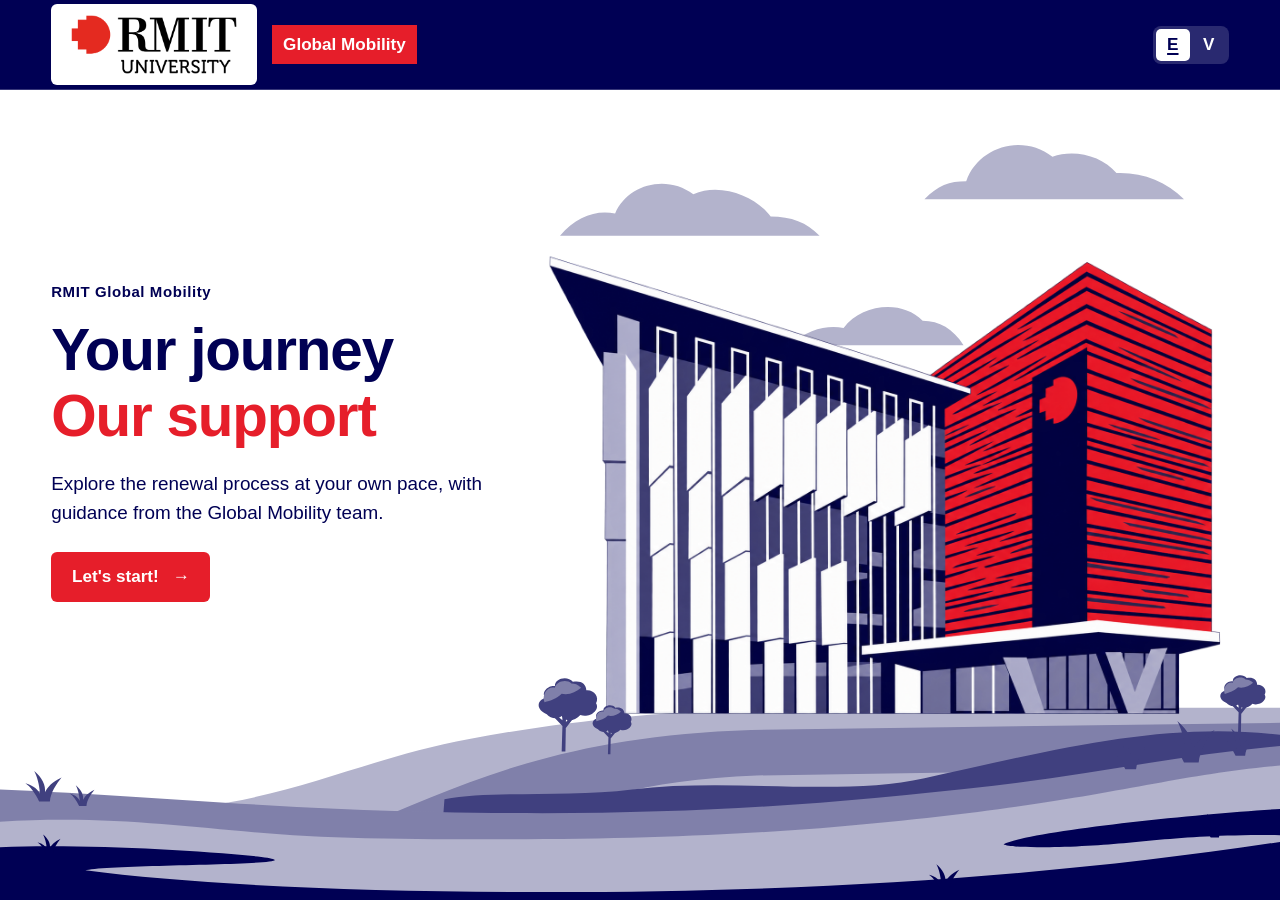
<file: index.html>
<!doctype html>
<html lang="en">
<head>
 <meta charset="utf-8">
 <script src="site-reset.js"></script>
 <meta name="viewport" content="width=device-width,initial-scale=1">
 <title>RMIT Global Mobility</title>
 <link rel="stylesheet" href="renewal.css">
 <link rel="stylesheet" href="site.css">
 <script defer src="translations.js"></script>
 <script defer src="site.js"></script>
 
</head>
<body data-page="home">
<header class="site-header">
 <div class="site-identity"><a class="site-brand" href="index.html" aria-label="RMIT University"><img src="assets/shared/rmit-lockup.png" width="2048" height="721" alt="RMIT University"></a><span class="site-unit">Global Mobility</span></div>
 <nav class="site-nav" data-label="nav"><a href="index.html?services=1" aria-current="page" data-t="home"></a><a href="renewal.html"  data-t="renewal"></a>
 <span class="site-disabled" aria-disabled="true"><span data-t="repatriation"></span> <small data-t="soon"></small></span><a href="contact.html"  data-t="contact"></a></nav>
 <div class="site-language" role="group" data-label="language"><button type="button" data-language="en" aria-label="English">E</button><span aria-hidden="true">|</span><button type="button" data-language="vi" aria-label="Tiếng Việt">V</button></div>
 </header>
<main>
 <section id="campus" class="campus landing">
 <div class="campus-art" aria-hidden="true">
  <img src="assets/homepage/clouds.svg" class="campus-clouds" alt="">
  <img src="assets/homepage/campus-midground.svg" class="campus-midground" alt=""><img src="assets/homepage/campus-architecture.png" class="campus-architecture" alt="" fetchpriority="high">
  <img src="assets/homepage/campus-trees.svg" class="campus-trees" alt="">
  <img src="assets/homepage/campus-ground.svg" class="campus-landscape" alt="">
  <img src="assets/homepage/campus-plants.svg" class="campus-vegetation" alt="">
 </div>
 <div class="landing-copy">
  <p class="landing-kicker">RMIT Global Mobility</p>
  <h1><span data-t="heroFirst">Your journey</span> <span data-t="heroSecond">Our support</span></h1>
  <p class="landing-description" data-t="heroDescription">Explore the renewal process at your own pace, with guidance from the Global Mobility team.</p>
  <button type="button" class="action has-arrow landing-action" id="lets-go"><span data-t="go">Let's start!</span><span class="action-arrow" aria-hidden="true">→</span></button>
 </div>
 </section>
 <section id="services" class="services" hidden>
 <div class="services-inner">
 <div class="service-heading"><h1 data-t="choose"></h1><p data-t="chooseHelp"></p></div>
 <div class="service-grid">
 <a href="renewal.html" class="service-card service-renewal">
  <img class="service-art" src="assets/homepage/service-renewal.svg" alt="" width="320" height="180">
  <div class="service-details"><h2 data-t="renewal"></h2><p data-t="renewalSummary"></p></div>
  <span class="service-cta"><span data-t="exploreRenewal"></span><span class="service-arrow" aria-hidden="true">→</span></span>
 </a>
 <div class="service-card service-disabled" aria-disabled="true">
  <img class="service-art" src="assets/homepage/service-repatriation.svg" alt="" width="320" height="180">
  <div class="service-details"><h2 data-t="repatriation"></h2></div>
  <span class="service-status" data-t="soon"></span>
 </div>
 </div></div></section>
 </main>
</body>
</html>
</file>
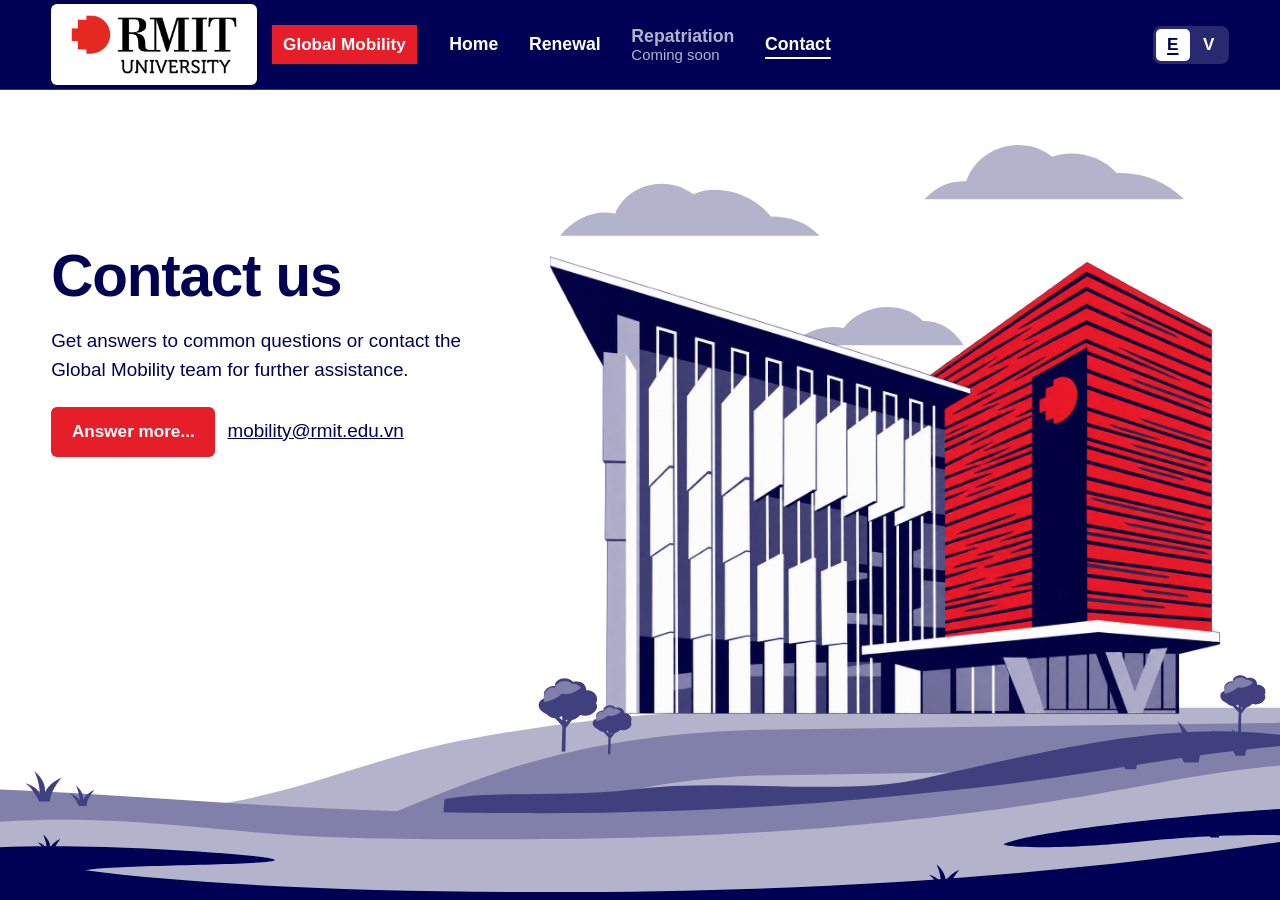
<file: contact.html>
<!doctype html>
<html lang="en">
<head>
 <meta charset="utf-8">
 <script src="site-reset.js"></script>
 <meta name="viewport" content="width=device-width,initial-scale=1">
 <title>RMIT Global Mobility</title>
 <link rel="stylesheet" href="renewal.css">
 <link rel="stylesheet" href="site.css">
 <script defer src="translations.js"></script>
 <script defer src="site.js"></script>
 <script defer src="faq-assistant.js"></script>
 <meta name="rmit-faq-route" content="">
 
</head>
<body data-page="contact">
<header class="site-header">
 <div class="site-identity"><a class="site-brand" href="index.html" aria-label="RMIT University"><img src="assets/shared/rmit-lockup.png" width="2048" height="721" alt="RMIT University"></a><span class="site-unit">Global Mobility</span></div>
 <nav class="site-nav" data-label="nav"><a href="index.html?services=1"  data-t="home"></a><a href="renewal.html"  data-t="renewal"></a>
 <span class="site-disabled" aria-disabled="true"><span data-t="repatriation"></span> <small data-t="soon"></small></span><a href="contact.html" aria-current="page" data-t="contact"></a></nav>
 <div class="site-language" role="group" data-label="language"><button type="button" data-language="en" aria-label="English">E</button><span aria-hidden="true">|</span><button type="button" data-language="vi" aria-label="Tiếng Việt">V</button></div>
 </header>
<main>
 <section class="campus contact-campus"><div class="campus-art" aria-hidden="true"><img src="assets/homepage/clouds.svg" class="campus-clouds" alt="" ><img src="assets/homepage/campus-midground.svg" class="campus-midground" alt=""><img src="assets/homepage/campus-architecture.png" class="campus-architecture" alt="" ><img src="assets/homepage/campus-trees.svg" class="campus-trees" alt="" ><img src="assets/homepage/campus-ground.svg" class="campus-landscape" alt="" ><img src="assets/homepage/campus-plants.svg" class="campus-vegetation" alt="" ></div><div class="contact-copy">
 <h1 data-t="contactUs"></h1><p data-t="contactDescription"></p>
 <button type="button" id="answer" class="action" data-t="answer"></button><a class="contact-email" href="mailto:mobility@rmit.edu.vn">mobility@rmit.edu.vn</a></div></section>
 <dialog id="chat" class="site-dialog chat-dialog" aria-labelledby="chat-title">
 <header><h2 id="chat-title" data-t="assistant"></h2><button type="button" class="dialog-close" data-close data-label="close">×</button></header>
 <div class="chat-log" role="log" aria-live="polite"><p class="chat-note" data-t="faqIntro"></p><p class="chat-typing" data-t="faqTyping" hidden></p></div>
 <div class="chat-suggestions" data-label="faqSuggested" role="group"></div>
 <form class="chat-form" novalidate><textarea rows="2" required maxlength="600" data-label="type" data-placeholder="type" aria-describedby="chat-validation"></textarea><button class="action" data-t="send"></button><p id="chat-validation" class="chat-validation" role="alert" hidden></p></form>
 <footer><button type="button" class="chat-clear text-action" data-clear data-t="faqClear"></button><a href="mailto:mobility@rmit.edu.vn">mobility@rmit.edu.vn</a></footer>
 </dialog>
 </main>
</body>
</html>
</file>
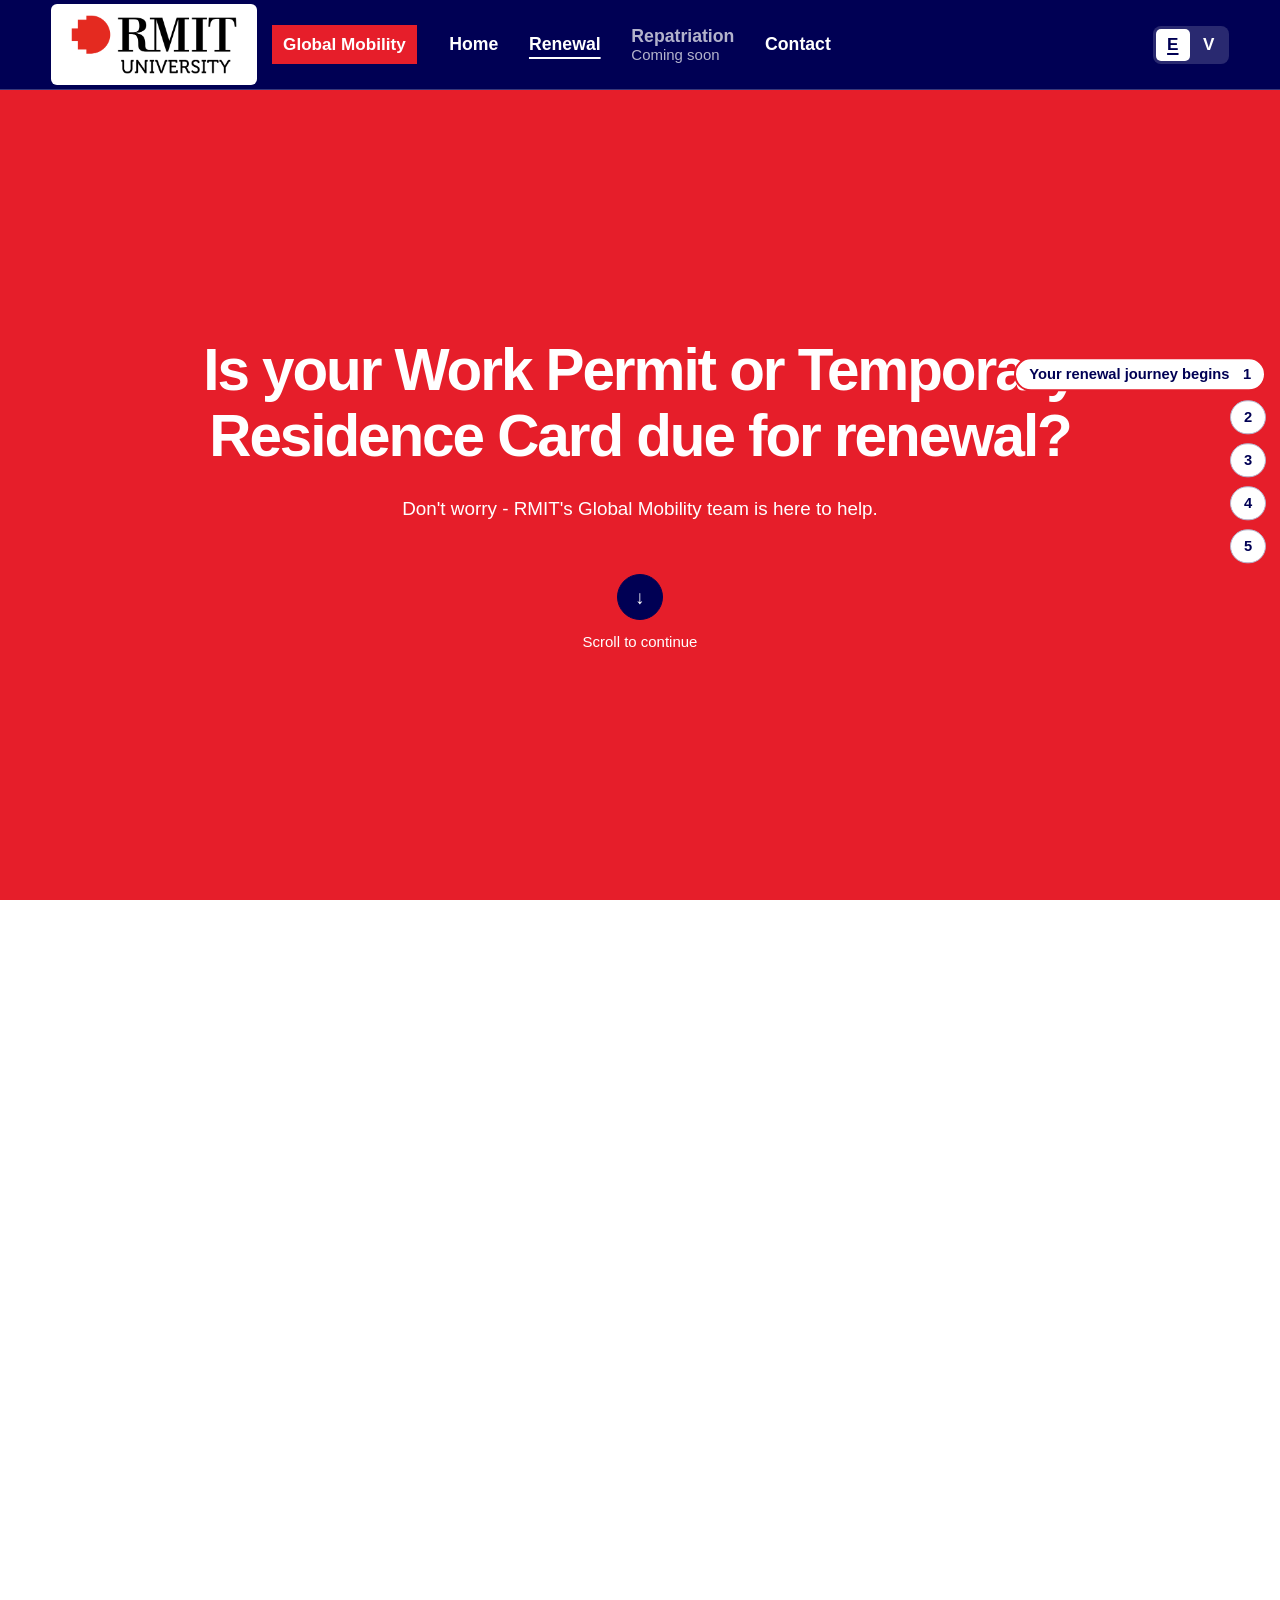
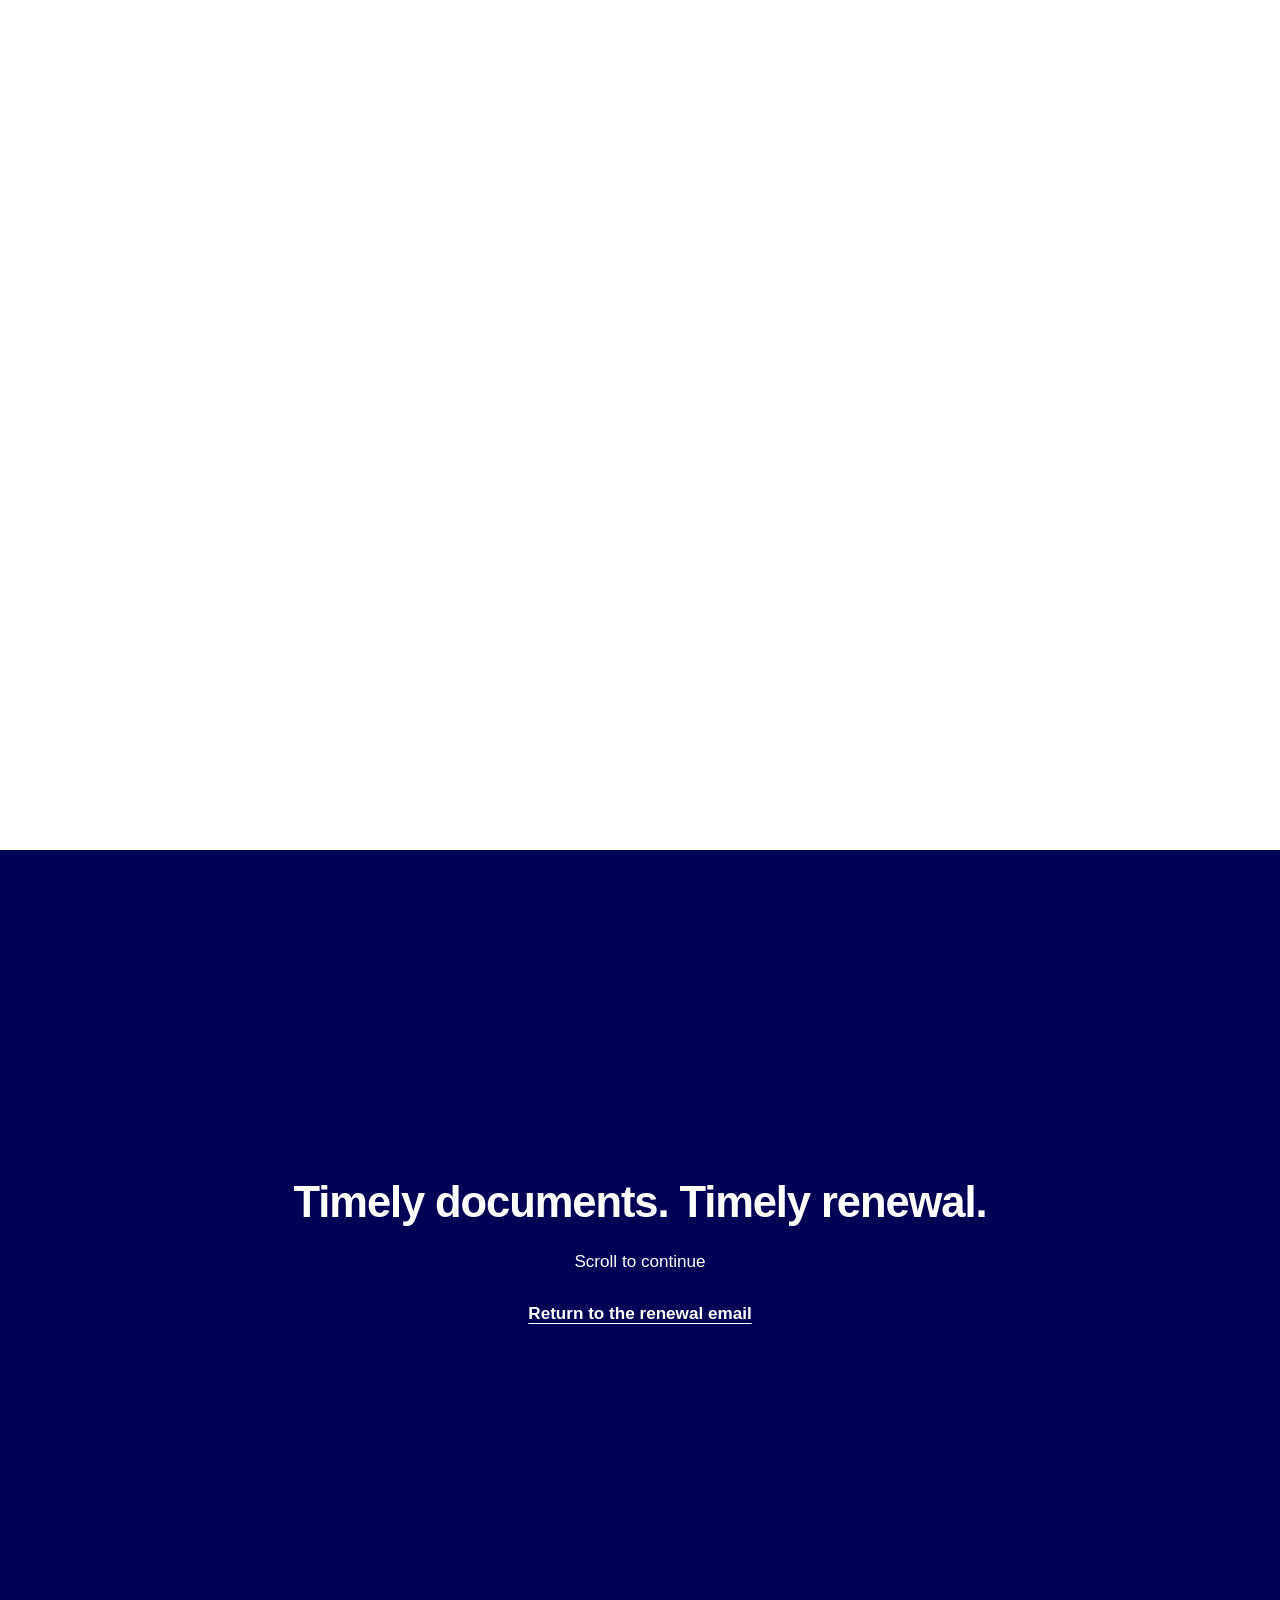
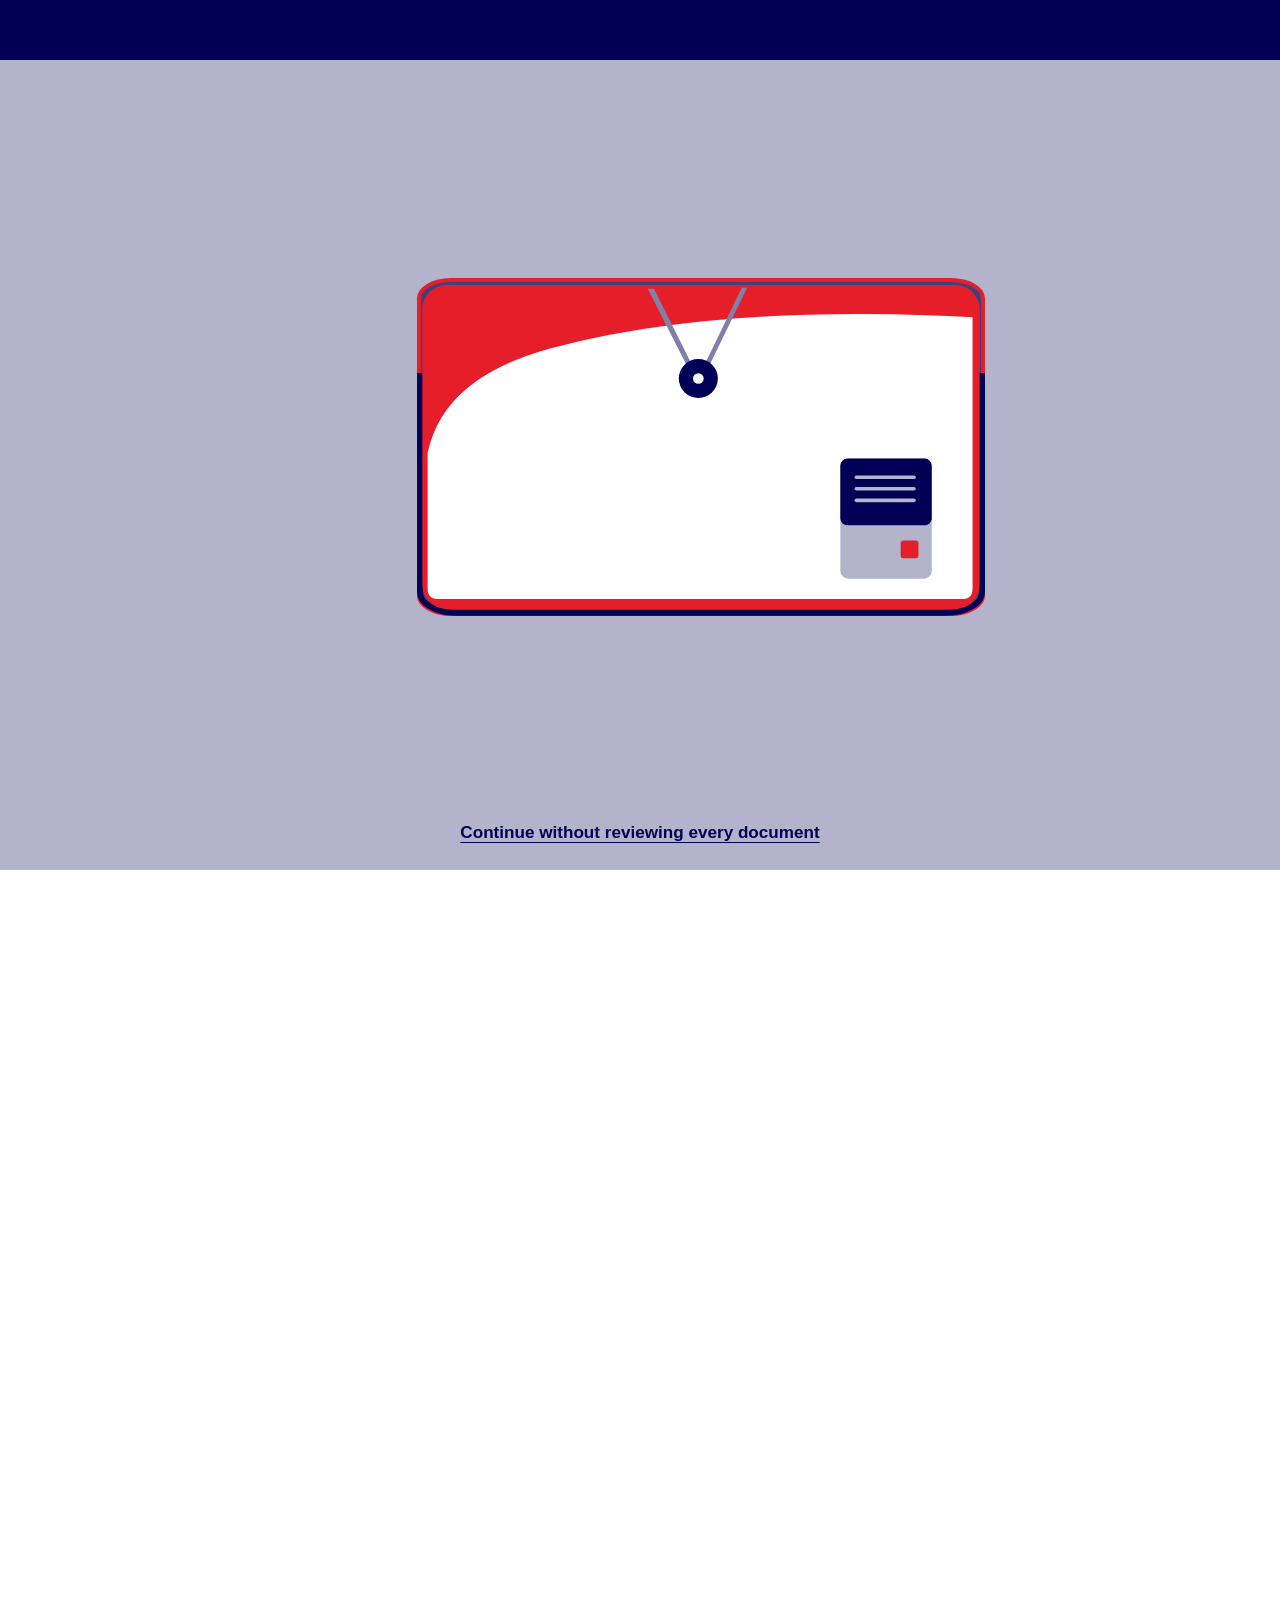
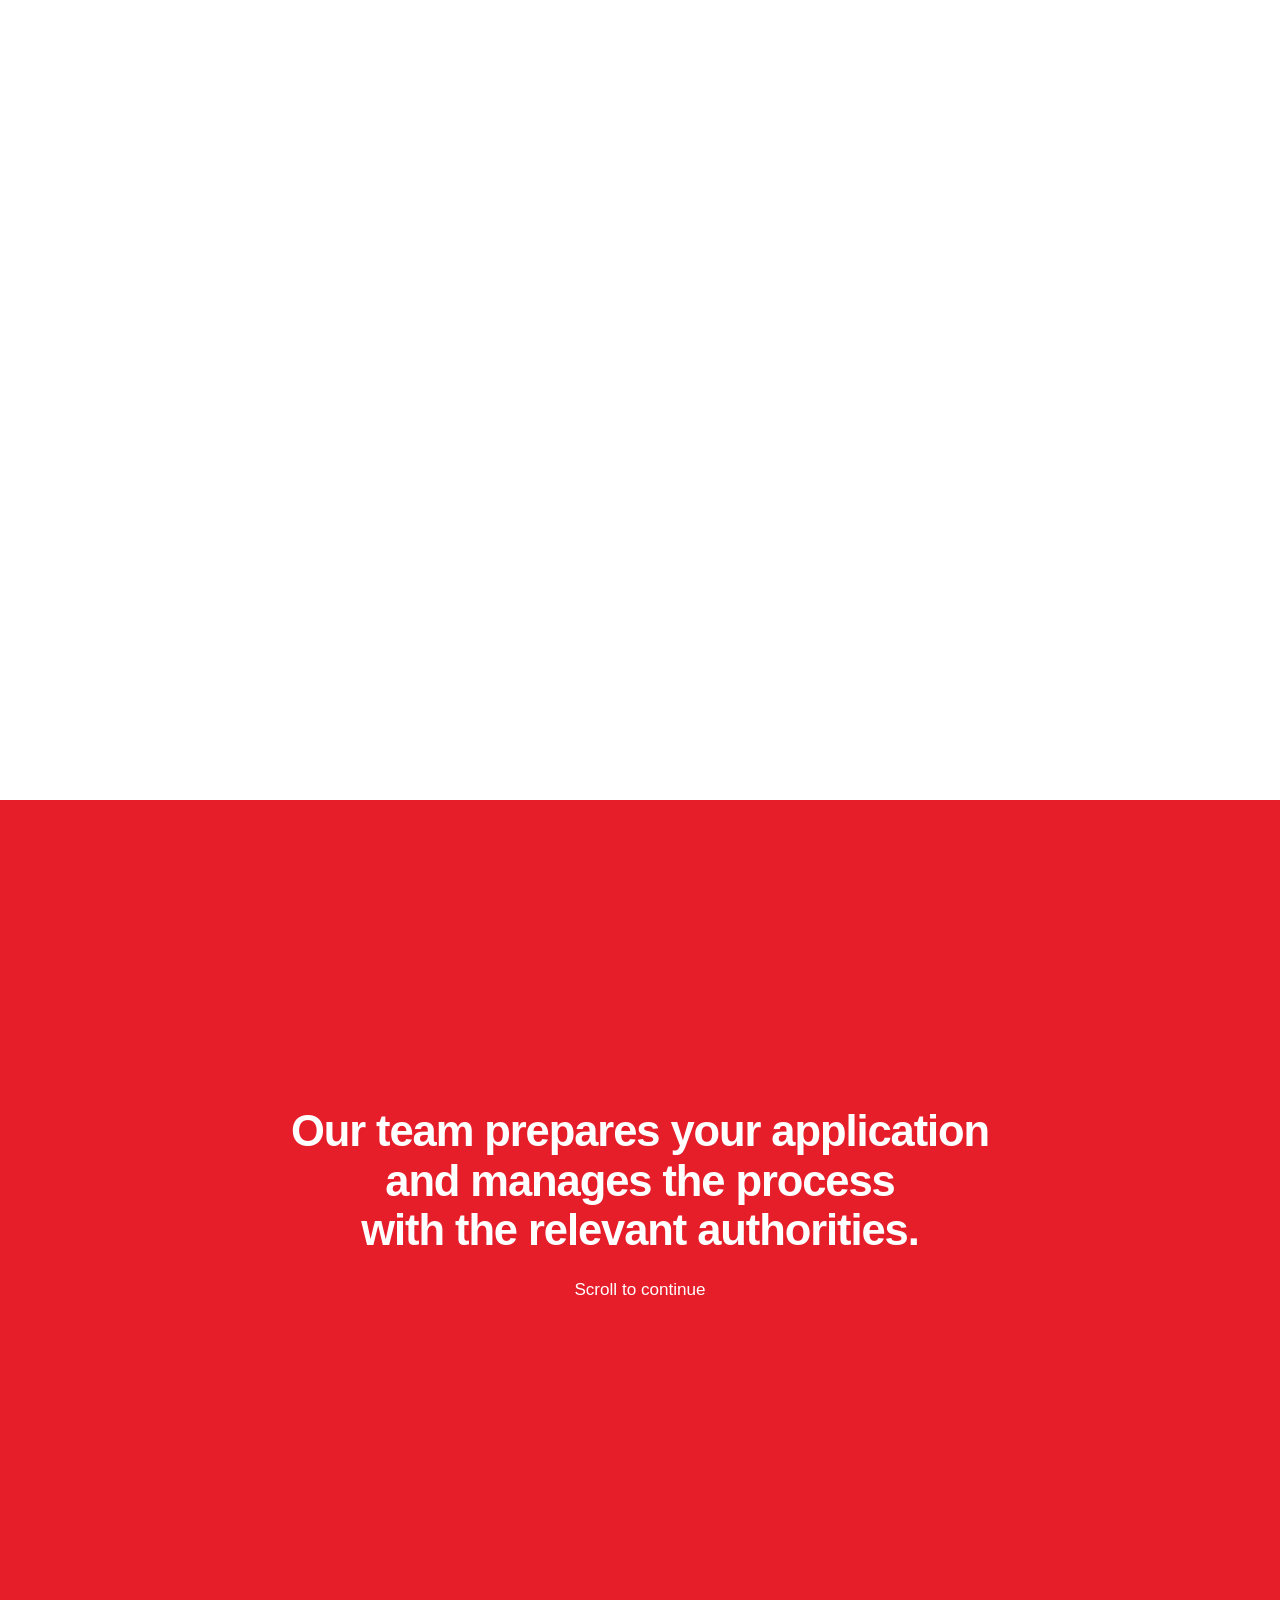
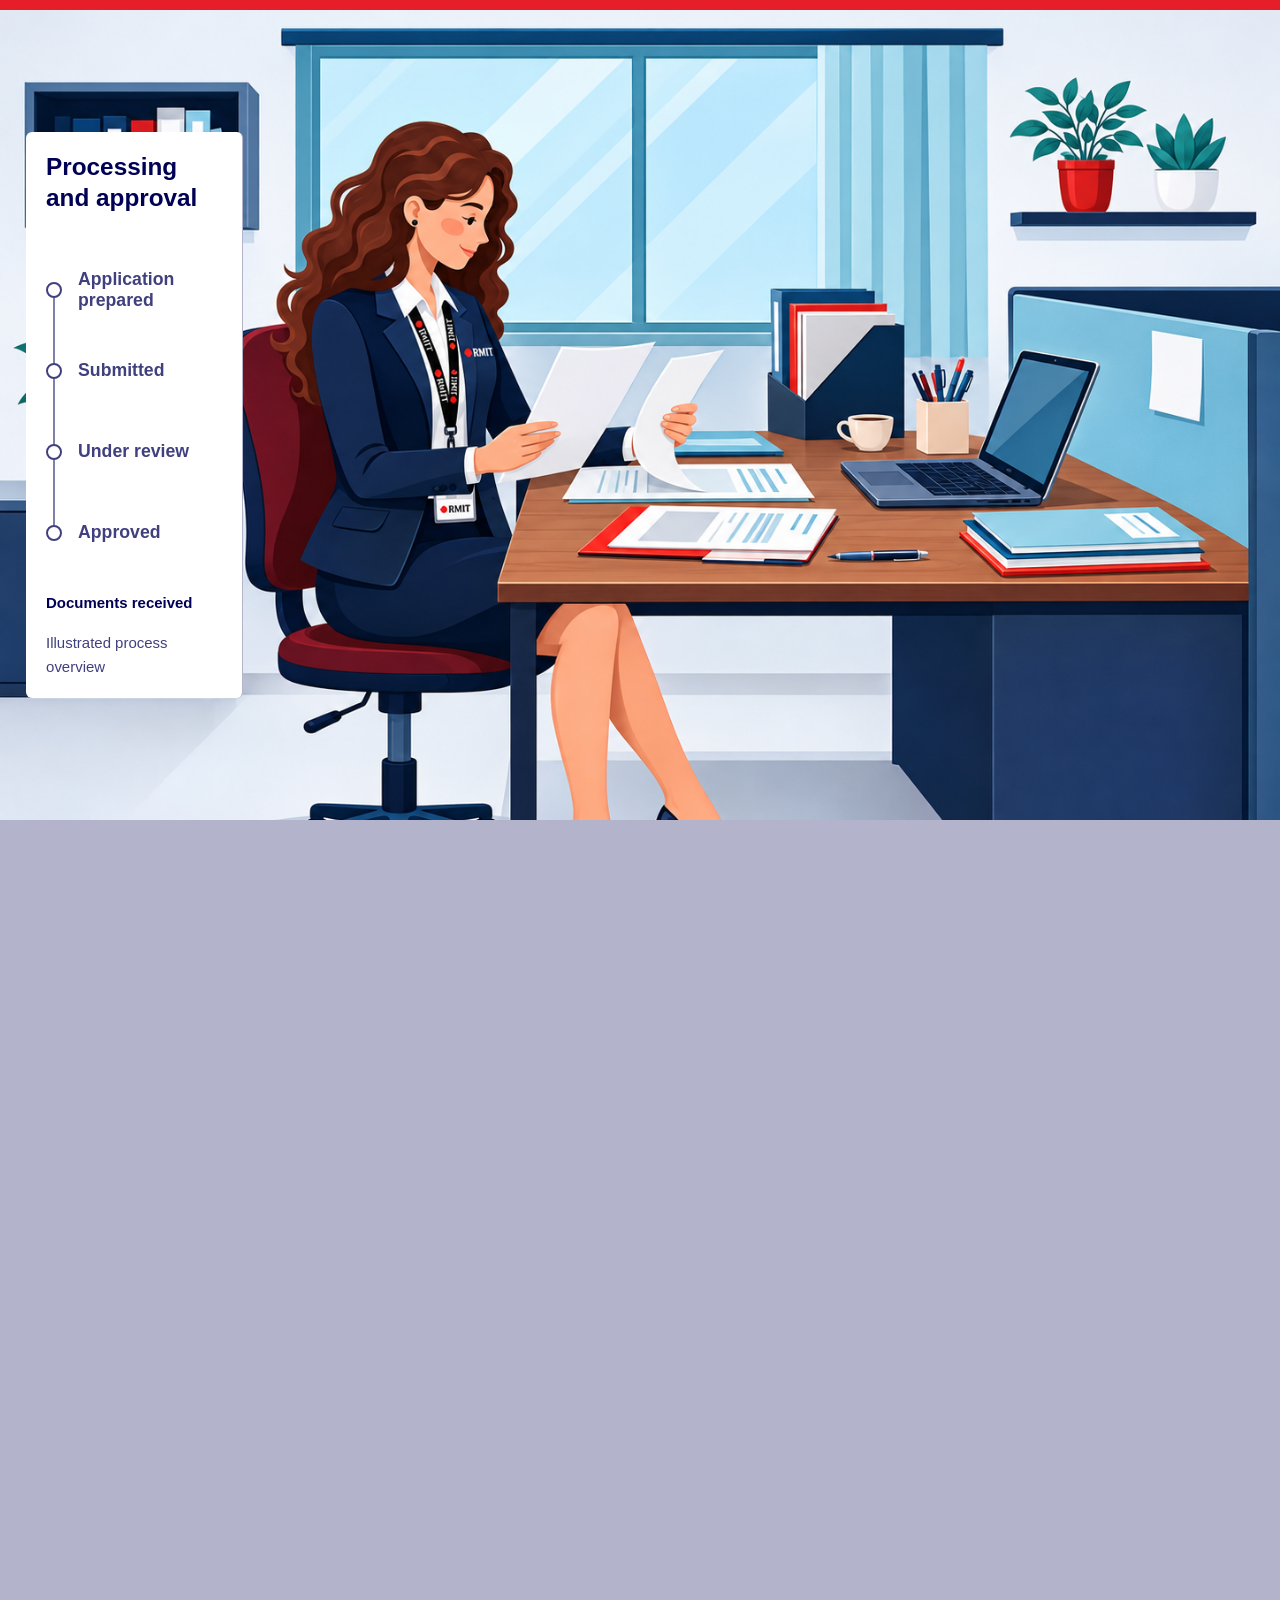
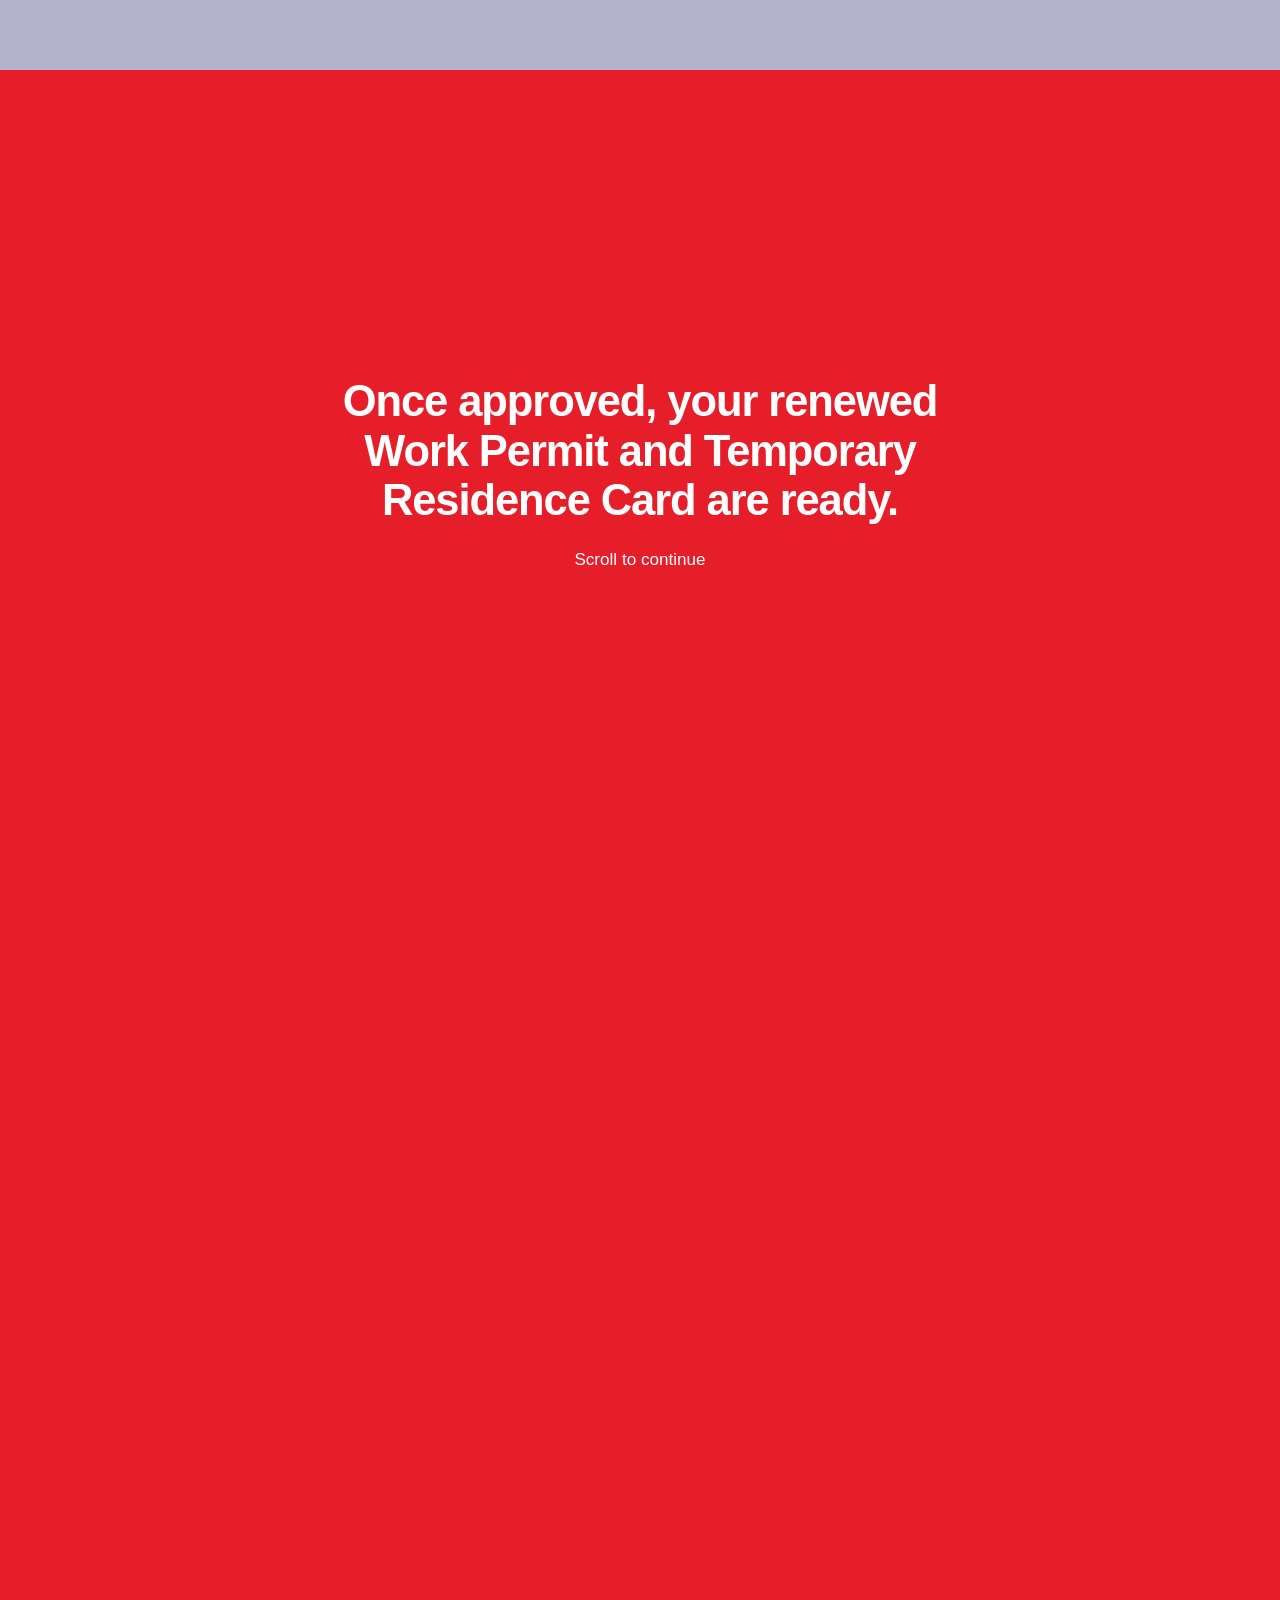
<file: renewal.html>
<!doctype html>
<html lang="en">
<head>
 <meta charset="utf-8">
 <script src="site-reset.js"></script>
 <meta name="viewport" content="width=device-width,initial-scale=1">
 <title>RMIT Global Mobility</title>
 <link rel="stylesheet" href="renewal.css">
 <link rel="stylesheet" href="site.css">
 <script defer src="translations.js"></script>
 <script defer src="site.js"></script>
 <script defer src="renewal.js"></script><script defer src="story.js"></script>
</head>
<body data-page="renewal">
<header class="site-header">
 <div class="site-identity"><a class="site-brand" href="index.html" aria-label="RMIT University"><img src="assets/shared/rmit-lockup.png" width="2048" height="721" alt="RMIT University"></a><span class="site-unit">Global Mobility</span></div>
 <nav class="site-nav" data-label="nav"><a href="index.html?services=1"  data-t="home"></a><a href="renewal.html" aria-current="page" data-t="renewal"></a>
 <span class="site-disabled" aria-disabled="true"><span data-t="repatriation"></span> <small data-t="soon"></small></span><a href="contact.html"  data-t="contact"></a></nav>
 <div class="site-language" role="group" data-label="language"><button type="button" data-language="en" aria-label="English">E</button><span aria-hidden="true">|</span><button type="button" data-language="vi" aria-label="Tiếng Việt">V</button></div>
 </header>
<nav class="section-tracker" data-label="sections"><a href="#section-01" data-label="s1"><span>1</span><b data-t="s1"></b></a><a href="#section-02" data-label="s2"><span>2</span><b data-t="s2"></b></a><a href="#section-03" data-label="s3"><span>3</span><b data-t="s3"></b></a><a href="#section-04" data-label="s4"><span>4</span><b data-t="s4"></b></a><a href="#section-05" data-label="s5"><span>5</span><b data-t="s5"></b></a></nav><main><section id="section-01" class="rv-section rv-start" data-label="s1">
 <div class="rv-pin">
 <div class="rv-office-art"><svg class="rv-art" viewBox="0 0 900 637" aria-hidden="true"><defs><clipPath id="mouse-hand"><path d="M605 560q35-19 69-37l8-13 11-7q4-18 14-30l37-24q7-5 14 0l10 2q5 0 11 7 7 1 9 7l7 4q7 3 4 6-2 4-10 5l8 5q7 3 3 8-4 4-17 4l-9 7q-12 19-44 33l-3 12-15 16-76 51z"/></clipPath></defs><g data-layer="office" ><g data-layer="office-camera" ><image data-layer="office-background" href="assets/section-01/office/room-wide.svg" x="-900" y="-900" width="2700" height="2437"/><image data-layer="windows" href="assets/section-01/office/windows.svg" x="0" y="0" width="900" height="637"/><image data-layer="furniture" href="assets/section-01/office/furniture.svg" x="0" y="0" width="900" height="637"/><image data-layer="desk" href="assets/section-01/office/desk-wide.svg" x="-900" y="-900" width="2700" height="2437"/><g data-layer="computer-group" ><image data-layer="computer" href="assets/section-01/office/computer.svg" x="0" y="0" width="900" height="637"/><image data-layer="screen-interface" href="assets/section-01/office/screen-interface.svg" x="0" y="0" width="900" height="637"/><image data-layer="keyboard" href="assets/section-01/office/keyboard.svg" x="0" y="0" width="900" height="637"/><image data-layer="mouse" href="assets/section-01/office/mouse.svg" x="0" y="0" width="900" height="637"/><image data-layer="email-icon" href="assets/section-01/office/email-icon.svg" x="0" y="0" width="900" height="637"/></g><g data-layer="employee-group" ><image data-layer="employee" href="assets/section-01/office/employee.svg" x="0" y="0" width="900" height="637"/><image href="assets/section-01/office/hand-reference.png" x="0" y="0" width="900" height="637" clip-path="url(#mouse-hand)"/><image data-layer="arm" href="assets/section-01/office/arm.svg" x="0" y="0" width="900" height="637"/><image data-layer="chair" href="assets/section-01/office/chair.svg" x="0" y="0" width="900" height="637"/></g></g></g>
 <g data-layer="email-travel" ><image data-layer="envelope-back" href="assets/section-01/envelope/envelope-back.svg" x="0" y="0" width="440" height="280"/><image data-layer="envelope-front" href="assets/section-01/envelope/envelope-front.svg" x="0" y="0" width="440" height="280"/><image data-layer="envelope-flap" href="assets/section-01/envelope/envelope-flap.svg" x="0" y="0" width="440" height="280"/></g></svg><button class="rv-monitor-email" type="button" data-label="openEmail" aria-controls="renewal-calendar" hidden><span data-t="open"></span></button></div>
 <div class="rv-intro">
 <h1 data-t="startQ"></h1>
 <p data-t="startA"></p>
 <button class="rv-scroll" type="button" data-label="scrollEmail">↓</button><small data-t="scroll"></small>
 </div>
 <div class="rv-envelope-area" hidden>
 <div class="rv-envelope">
 <img class="rv-back" src="assets/section-01/envelope/envelope-back.svg" alt="">
 <div class="rv-calendar" id="renewal-calendar" role="group" data-label="calendar" tabindex="-1" hidden>
 <svg viewBox="0 0 620 452" aria-hidden="true"><image data-layer="calendar" href="assets/section-01/calendar/calendar.svg" x="0" y="0" width="620" height="452"/><image data-layer="month-heading" href="assets/section-01/calendar/month-heading.svg" data-en-href="assets/section-01/calendar/month-heading.svg" data-vi-href="assets/section-01/calendar/month-heading-vi.svg" x="0" y="0" width="620" height="452"/><image data-layer="calendar-grid" href="assets/section-01/calendar/calendar-grid.svg" data-en-href="assets/section-01/calendar/calendar-grid.svg" data-vi-href="assets/section-01/calendar/calendar-grid-vi.svg" x="0" y="0" width="620" height="452"/><image data-layer="date-numbers" href="assets/section-01/calendar/date-numbers.svg" x="0" y="0" width="620" height="452"/><g data-layer="renewal-mark" ><image data-layer="date-highlight" href="assets/section-01/calendar/date-highlight.svg" x="0" y="0" width="620" height="452"/><image data-layer="date-label" href="assets/section-01/calendar/date-label.svg" data-en-href="assets/section-01/calendar/date-label.svg" data-vi-href="assets/section-01/calendar/date-label-vi.svg" x="0" y="0" width="620" height="452"/></g></svg>
 <p data-t="calendarCaption"></p><small data-t="scroll"></small></div>
 <img class="rv-pocket" src="assets/section-01/envelope/envelope-front.svg" alt="">
 <img class="rv-flap" src="assets/section-01/envelope/envelope-flap.svg" alt="">
 <span class="rv-sender" aria-hidden="true" data-t="sender"></span>
 <button class="rv-open" type="button" data-label="openEmail" aria-controls="renewal-calendar" aria-expanded="false"><span data-t="open"></span></button>
 </div>
 <button class="rv-text-alternative" type="button" aria-controls="renewal-calendar" data-t="textDate"></button>
 <p class="rv-date-text" hidden tabindex="-1" data-t="date"></p>
 </div>
 </div>
 <noscript><p class="rv-static-date">Renewal date example: Thursday, November 12, 2026.</p></noscript>
 </section><section id="section-02" data-label="s2">
 <header class="story-opening"><h2 data-t="documentsIntro"></h2><p data-t="scroll"></p><button type="button" id="revisit-email" class="text-action" data-t="revisit"></button></header>
 <div class="folder-track"><div class="new-pin folder-scene">
  <aside class="checklist"><h3 data-t="reviewed"></h3><progress max="7" value="0" data-label="reviewed"></progress> <p class="checklist-count"><span data-t="reviewedCount"></span> <output id="reviewed-count">0 / 7</output></p>
   <ol><li data-item="passport"><button type="button" data-doc="passport" data-t="passport"></button></li><li data-item="trc"><button type="button" data-doc="trc" data-t="trc"></button></li><li data-item="photo"><button type="button" data-doc="photo" data-t="photo"></button></li><li data-item="health"><button type="button" data-doc="health" data-t="health"></button></li><li data-item="address"><button type="button" data-doc="address" data-t="address"></button></li><li data-item="police"><button type="button" data-doc="police" data-t="police"></button></li><li data-item="family"><button type="button" data-doc="family" data-t="family"></button></li></ol>
   <p data-t="viewFolders"></p>
  </aside>
  <div class="organizer" role="group" data-label="organizer">
   <div class="organizer-back"></div><div class="organizer-side"></div>
   <div class="folder-tabs"><button type="button" data-doc="passport" data-label="passport" style="--tab:0"><span>1</span><span data-t="passport"></span></button><button type="button" data-doc="trc" data-label="trc" style="--tab:1"><span>2</span><span data-t="trc"></span></button><button type="button" data-doc="photo" data-label="photo" style="--tab:2"><span>3</span><span data-t="photo"></span></button><button type="button" data-doc="health" data-label="health" style="--tab:3"><span>4</span><span data-t="health"></span></button><button type="button" data-doc="address" data-label="address" style="--tab:4"><span>5</span><span data-t="address"></span></button><button type="button" data-doc="police" data-label="police" style="--tab:5"><span>6</span><span data-t="police"></span></button><button type="button" data-doc="family" data-label="family" style="--tab:6"><span>7</span><span data-t="family"></span></button></div>
   <img src="assets/section-02/folder-cover.svg" class="folder-cover" alt="" ><img src="assets/section-02/folder-fastener.svg" class="folder-fastener" alt="" >
  </div>
  <div class="handover hand-left" aria-hidden="true"><img src="assets/section-02/left-handover-original.png" alt=""></div>
  <div class="handover hand-right" aria-hidden="true"><img src="assets/section-02/right-handover-original.png" alt=""></div>
  <div class="folder-actions"><button type="button" id="skip-documents" class="text-action" data-t="skip"></button><button type="button" id="reopen-documents" class="text-action" hidden data-t="reopen"></button><p data-t="scroll" id="folder-continue" hidden></p></div>
 </div></div>
 <dialog id="document-dialog" class="site-dialog" aria-labelledby="document-title">
  <button type="button" class="dialog-close" data-close data-label="close">×</button><div class="document-dialog-inner"><p class="eyebrow" data-t="sampleNotice"></p><h2 id="document-title"></h2>
  <div id="document-preview"></div><p id="document-description"></p><p class="dialog-tip" data-t="outside"></p></div>
 </dialog></section><section id="section-03" data-label="s3"><header class="story-opening"><h2 data-t="processingIntro"></h2><p data-t="scroll"></p></header><section id="section-03-engine" class="rv-section rv-process" aria-labelledby="rv-process-heading">
 <div class="rv-pin">
 <aside class="rv-tracker">
 <h2 id="rv-process-heading" data-t="s3"></h2>
 <ol data-label="stages"><li><span data-t="prepared"></span></li><li><span data-t="submitted"></span></li><li><span data-t="underReview"></span></li><li><span data-t="approved"></span></li></ol>
 <p class="rv-reception" data-t="received"></p>
 <p data-t="illustratedProcess"></p>
 </aside>
 <div class="rv-scenes"><img class="rv-office-full" data-layer="received" src="assets/section-03/documents-received/office-review-refined.png" alt="">
 <svg class="rv-art" viewBox="0 0 870 625" aria-hidden="true">
 <g data-layer="prepared" opacity="0"><image data-layer="background-shape" href="assets/section-03/application-prepared/background-shape.svg" x="0" y="0" width="870" height="625"/><image data-layer="left-document" href="assets/section-03/application-prepared/left-document.svg" x="0" y="0" width="870" height="625"/><image data-layer="right-document" href="assets/section-03/application-prepared/right-document.svg" x="0" y="0" width="870" height="625"/><image data-layer="laptop" href="assets/section-03/application-prepared/laptop.svg" x="0" y="0" width="870" height="625"/><image data-layer="keyboard" href="assets/section-03/application-prepared/keyboard.svg" x="0" y="0" width="870" height="625"/><image data-layer="main-document" href="assets/section-03/application-prepared/main-document.svg" x="0" y="0" width="870" height="625"/><g data-layer="left-entry" ><image data-layer="left-hand" href="assets/section-03/application-prepared/left-hand.svg" x="0" y="0" width="870" height="625"/><image data-layer="left-fingers" href="assets/section-03/application-prepared/left-fingers.svg" x="0" y="0" width="870" height="625"/></g><g data-layer="right-entry" ><image data-layer="right-hand" href="assets/section-03/application-prepared/right-hand.svg" x="0" y="0" width="870" height="625"/><image data-layer="right-fingers" href="assets/section-03/application-prepared/right-fingers.svg" x="0" y="0" width="870" height="625"/></g></g>
 <g data-layer="submitted" opacity="0"><g data-layer="clipboard-camera"><image href="assets/section-03/submitted/summitted.png" x="0" y="0" width="870" height="576.375"/></g></g>
 <g data-layer="approval" opacity="0" transform="translate(95.7 68.75) scale(.78)"><image data-layer="in-progress-document" href="assets/section-03/approved/in-progress-document.svg" data-en-href="assets/section-03/approved/in-progress-document.svg" data-vi-href="assets/section-03/approved/in-progress-document-vi.svg" x="0" y="0" width="870" height="625"/><g data-layer="approved-document-group" ><image data-layer="approved-document" href="assets/section-03/approved/approved-document.svg" data-en-href="assets/section-03/approved/approved-document.svg" data-vi-href="assets/section-03/approved/approved-document-vi.svg" x="0" y="0" width="870" height="625"/><image data-layer="approval-stamp" href="assets/section-03/approved/approval-stamp.svg" data-en-href="assets/section-03/approved/approval-stamp.svg" data-vi-href="assets/section-03/approved/approval-stamp-vi.svg" x="0" y="0" width="870" height="625"/></g></g>
 </svg>
 </div>
 </div>
 </section></section><section id="section-04" data-label="s4">
 <header class="story-opening"><h2 data-t="completeIntro"></h2><p data-t="scroll"></p></header>
 <div class="complete-track"><div class="new-pin complete-stage">
  <div class="complete-art">
   <figure class="forms" aria-label="Application forms">
    <img class="form-sheet form-left" src="assets/section-04/trc-form-original.png" data-alt="trcForm" alt="">
    <img class="form-sheet form-right" src="assets/section-04/work-permit-form-original.png" data-alt="wpForm" alt="">
    <img class="form-sheet form-center" src="assets/section-04/visa-form-original.png" data-alt="visaForm" alt="">
   </figure>
  <figure class="receiving" aria-hidden="true">
   <img src="assets/section-04/employee-receiving.png" class="employee-receiving receiving-body" alt="" >
   <img src="assets/section-04/employee-receiving.png" class="employee-receiving receiving-left" alt="" >
   <img src="assets/section-04/employee-receiving.png" class="employee-receiving receiving-right" alt="" >
  </figure>
   <div class="issued-documents" role="group" data-label="renewed">
    <img class="sample-trc issued-trc" src="assets/section-04/trc-original.png" data-alt="trcIssued" alt="">
    <img class="sample-wp" src="assets/section-04/work-permit-original.png" data-alt="wpIssued" alt="">
   </div>

  </div>
 </div></div>
 </section><section id="section-05" data-label="s5">
 <div class="closing-track"><div class="new-pin closing-stage">
 <div class="farewell-art" aria-hidden="true">
  <img src="assets/section-05/office-refined.png" class="corridor" alt="" >
  <div class="farewell-staff farewell-person"><img src="assets/section-05/staff.png" class="farewell-body" alt="" ><img src="assets/section-05/staff.png" class="farewell-hand" alt="" ></div><div class="farewell-employee farewell-person"><img src="assets/section-05/employee.png" class="farewell-body" alt="" ><img src="assets/section-05/employee.png" class="farewell-hand" alt="" ></div>
 </div>
 <div class="closing-logo" aria-label="RMIT University"><img src="assets/shared/rmit-lockup.png" alt=""></div>
 <div class="closing-message"><h2 data-t="closing"></h2><a class="action" href="contact.html" data-t="contact"></a></div>
 </div></div>
 </section></main>
</body>
</html>
</file>
<file: renewal.css>
.rv-preview {
  margin: 0;
  color: var(--rmit-blue, #000054);
  background: var(--rmit-blue-30, #B3B3CC);
  font: var(--weight-regular) var(--type-body)/var(--leading-body) var(--font-body);
}
.rv-header {
  height: 58px;
  box-sizing: border-box;
  padding: 0 clamp(16px, 4vw, 64px);
  display: flex;
  align-items: center;
  justify-content: space-between;
  background: white;
  color: var(--rmit-blue, #000054);
}
.rv-header strong { color: var(--rmit-red, #E61E2A); font-size: 1.2em; margin-right: .45em; }
.rv-header a { color: inherit; font-weight: var(--weight-bold); text-underline-offset: .35em; }
.rv-section {
  --rv-navy: var(--rmit-blue, #000054);
  --rv-red: var(--rmit-red, #E61E2A);
  --rv-height: 100svh;
  box-sizing: border-box;
  font: var(--weight-regular) var(--type-body)/var(--leading-body) var(--font-body);
}
.rv-section button { font: inherit; }
.rv-section [hidden] { display: none !important; }
.rv-section :focus-visible { outline: 3px solid var(--rmit-red, #E61E2A); outline-offset: 5px; }
.rv-pin {
  position: sticky;
  top: 0;
  height: var(--rv-height);
  overflow: clip;
  isolation: isolate;
}
.rv-start { background: var(--rv-navy); }
.rv-start[data-motion] { height: 440svh; }
.rv-start .rv-pin { display: grid; grid-template: minmax(0, 1fr) / minmax(0, 1fr); place-items: center; }
.rv-static-date { color: white; padding: 1rem; margin: 0; }
.rv-intro, .rv-office-art, .rv-envelope-area { grid-area: 1/1; }
.rv-intro {
  z-index: 2;
  align-self: stretch;
  width: 100%;
  box-sizing: border-box;
  display: grid;
  align-content: center;
  justify-items: center;
  padding: 24px 22px 36px;
  color: white;
  text-align: center;
  background: var(--rv-navy);
}
.rv-intro h1 {
  max-width: 20ch;
  margin: 0;
  font-size: clamp(1.95rem, 5.5vw, 5.3rem);
  line-height: 1.05;
  letter-spacing: -.035em;
}
.rv-intro p { margin: 1.5rem 0 0; font-size: var(--type-body); }
.rv-scroll {
  cursor: pointer;
  color: white;
  margin-top: clamp(1.7rem, 6svh, 3.2rem);
  border: 1px solid var(--rmit-blue-50, #8080AA);
  border-radius: 50%;
  width: 46px;
  height: 46px;
  background: transparent;
}
.rv-start[data-motion="full"] .rv-intro h1 { animation: rv-intro-enter .65s both; }
.rv-start[data-motion="full"] .rv-intro p { animation: rv-intro-enter .65s .2s both; }
.rv-start[data-motion="full"] .rv-scroll { animation: rv-intro-enter .55s .45s both; }
@keyframes rv-intro-enter {
  from { opacity: 0; transform: translateY(17px); }
  to { opacity: 1; transform: translateY(0); }
}
.rv-office-art {
  width: 100%;
  height: 100%;
  background: var(--rmit-blue-30, #B3B3CC);
  container-type: size;
  display: grid;
  place-items: center;
}
.rv-art { width: 100%; height: 100%; display: block; }
.rv-envelope-area {
  position: absolute;
  inset: 0;
  display: grid;
  place-items: center;
  container-type: size;
  color: var(--rv-navy);
  background: white;
}
.rv-envelope {
  width: min(48.889cqw, 69.074cqh);
  aspect-ratio: 440/280;
  position: relative;
  perspective: 950px;
}
.rv-envelope > img, .rv-open {
  position: absolute;
  inset: 0;
  width: 100%;
  height: 100%;
}
.rv-envelope > img { pointer-events: none; }
.rv-back { z-index: 1; }
.rv-pocket { z-index: 3; }
.rv-flap { z-index: 4; transform-origin: 50% 0; }
.rv-sender {
  position: absolute;
  z-index: 5;
  inset: auto 0 7%;
  color: white;
  font-size: clamp(9px, min(2.55cqw, 3.6cqh), 35px);
  font-weight: var(--weight-bold);
  text-align: center;
  pointer-events: none;
}
.rv-open {
  z-index: 6;
  border: 0;
  border-radius: 5%;
  background: transparent;
  cursor: pointer;
  color: inherit;
}
.rv-open:focus-visible { outline-offset: 7px; }
.rv-open:hover { background: rgb(255 255 255 / 7%); }
.rv-open span {
  position: absolute;
  top: calc(100% + .85rem);
  left: 50%;
  width: max-content;
  max-width: 90vw;
  transform: translateX(-50%);
  font-weight: var(--weight-bold);
}
.rv-text-alternative, .rv-date-text {
  position: absolute;
  z-index: 7;
  bottom: max(1rem, 5cqh);
  margin: 0;
  max-width: 90%;
  text-align: center;
  color: inherit;
}
.rv-text-alternative {
  border: 0;
  padding: .5rem;
  background: transparent;
  text-decoration: underline;
  text-underline-offset: .2em;
  cursor: pointer;
}
.rv-calendar {
  position: absolute;
  z-index: 2;
  inset: 12% auto auto 50%;
  width: 85%;
  transform: translateX(-50%);
  text-align: center;
  font-weight: var(--weight-bold);
}
.rv-calendar svg { display: block; width: 100%; }
.rv-calendar p { margin: .55rem 0 0; }
.rv-envelope-area.is-open .rv-flap { transform: rotateX(180deg); z-index: 1; }
.rv-envelope-area.is-open .rv-calendar {
  z-index: 5;
  width: min(83cqw, 98cqh, 720px);
  inset: 50% auto auto 50%;
  transform: translate(-50%, -50%);
}
.rv-envelope-area.is-open .rv-envelope > img,
.rv-envelope-area.is-open .rv-sender { opacity: 0; }
.rv-process { background: var(--rmit-blue-30, #B3B3CC); }
.rv-process[data-motion] { height: 540svh; }
.rv-process .rv-pin { display: grid; grid-template-columns: minmax(0, 28%) minmax(0, 1fr); }
.rv-tracker {
  display: flex;
  flex-direction: column;
  justify-content: center;
  padding: 1.5rem clamp(12px, 3.3vw, 62px);
  background: white;
  z-index: 1;
}
.rv-tracker h1 {
  font-size: clamp(1rem, 2.4vw, 2.1rem);
  line-height: 1.14;
  margin: 0 0 clamp(1.4rem, 5svh, 3rem);
  letter-spacing: -.02em;
}
.rv-tracker ol {
  --rv-line: 0%;
  padding: 0;
  margin: 0;
  list-style: none;
  position: relative;
}
.rv-tracker ol::before, .rv-tracker ol::after {
  content: "";
  position: absolute;
  left: 7px;
  top: 12.5%;
  width: 2px;
  height: 75%;
  background: var(--rmit-blue-30, #B3B3CC);
}
.rv-tracker ol::after { background: var(--rv-red); height: var(--rv-line); }
.rv-tracker li {
  position: relative;
  z-index: 1;
  display: flex;
  align-items: center;
  min-height: clamp(2.8rem, 9svh, 5.4rem);
  gap: clamp(.55rem, 1.3vw, 1rem);
  color: var(--rmit-blue-75, #40407F);
  font-weight: var(--weight-bold);
  font-size: var(--type-application);
  line-height: 1.15;
}
.rv-tracker li::before {
  content: "";
  flex: 0 0 16px;
  height: 16px;
  border: 2px solid var(--rmit-blue-75, #40407F);
  border-radius: 50%;
  background: white;
  box-sizing: border-box;
}
.rv-tracker li[aria-current="step"] { color: var(--rv-navy); }
.rv-tracker li[aria-current="step"]::before { background: var(--rv-red); border-color: var(--rv-red); }
.rv-tracker li[data-completed]::before { background: var(--rv-navy); border-color: var(--rv-navy); }
.rv-tracker p { margin: 1.1rem 0 0; color: var(--rmit-blue-75, #40407F); font-size: var(--type-note); }
.rv-scenes { min-width: 0; overflow: clip; background: var(--rmit-blue-30, #B3B3CC); }
.rv-process[data-typing] [data-layer="left-fingers"],
.rv-process[data-typing] [data-layer="right-fingers"] {
  transform-box: view-box;
  transform-origin: 33.5% 80%;
  animation: rv-type .68s ease-in-out infinite alternate;
}
.rv-process[data-typing] [data-layer="right-fingers"] {
  transform-origin: 66.5% 80%;
  animation-delay: -.36s;
}
@keyframes rv-type { from { transform: rotate(-1.8deg); } to { transform: rotate(1.8deg); } }
@media (max-width: 650px) {
  .rv-process .rv-pin { grid-template-columns: 1fr; grid-template-rows: auto minmax(0, 1fr); }
  .rv-tracker { padding: 1rem .85rem .75rem; }
  .rv-tracker h1 { margin: 0 0 .7rem; }
  .rv-tracker ol { display: grid; grid-template-columns: repeat(4, minmax(0, 1fr)); }
  .rv-tracker ol::before, .rv-tracker ol::after {
    top: 7px; left: 12.5%; width: 75%; height: 2px;
  }
  .rv-tracker ol::after { width: var(--rv-line); }
  .rv-tracker li { display: grid; grid-template-rows: 16px 1fr; justify-items: center; text-align: center; gap: .35rem; padding: 0 3px; }
  .rv-tracker li::before { width: 16px; }
  .rv-tracker p { margin: .4rem 0 0; }
}
@media (prefers-reduced-motion: reduce) {
  .rv-section *, .rv-section *::before, .rv-section *::after { animation: none !important; }
}
</file>
<file: site.css>
* { box-sizing: border-box; }
:root {
  --rmit-red: #E61E2A;
  --rmit-yellow: #FAC800;
  --rmit-blue: #000054;
  --rmit-white: #FFFFFF;
  --rmit-blue-75: #40407F;
  --rmit-blue-50: #8080AA;
  --rmit-blue-30: #B3B3CC;
  --blue: var(--rmit-blue);
  --red: var(--rmit-red);
  --white: var(--rmit-white);
  --ink: var(--rmit-blue);
  --muted: var(--rmit-blue-75);
  --surface: var(--white);
  --surface-muted: var(--rmit-blue-30);
  --canvas: var(--white);
  --support: var(--rmit-blue-30);
  --story-light: var(--white);
  --story-dark: var(--blue);
  --line: var(--rmit-blue-30);
  --focus: var(--blue);
  --primary: var(--red);
  --secondary: var(--blue);
  --active: var(--red);
  --complete: var(--blue);
  --disabled: var(--rmit-blue-30);
  --weight-regular: 400;
  --weight-bold: 700;
  --type-headline: clamp(2rem, 1.25rem + 3vw, 4rem);
  --type-section: clamp(1.75rem, 1.4rem + 1.65vw, 3rem);
  --type-subheading: clamp(1.375rem, 1.2rem + .4vw, 1.75rem);
  --type-body: clamp(1.125rem, 1.06rem + .15vw, 1.25rem);
  --type-nav: clamp(.875rem, .8rem + .38vw, 1.125rem);
  --type-control: clamp(1rem, .95rem + .15vw, 1.125rem);
  --type-section-tracker: clamp(.875rem, .825rem + .12vw, 1rem);
  --type-application: clamp(.875rem, .785rem + .4vw, 1.125rem);
  --type-note: clamp(.875rem, .84rem + .12vw, 1rem);
  --type-chat-title: 1.25rem;
  --type-chat-message: 1rem;
  --leading-headline: 1.14;
  --leading-compact: 1.25;
  --leading-body: 1.55;
  --font-body: "Helvetica Neue LT Pro", Arial, sans-serif;
  --font-feature: Museo, var(--font-body);
  --page-margin: clamp(18px, 4vw, 90px);
  --gutter: clamp(12px, 2vw, 32px);
  --radius: 6px;
  --ease-ui: 200ms ease;
  --header: 90px;
  --tracker: clamp(128px, 16vw, 222px);
  color: var(--ink);
}
body { margin: 0; background: var(--surface); font: var(--weight-regular) var(--type-body)/var(--leading-body) var(--font-body); }
[hidden] { display: none !important; }
button, textarea { font: inherit; }
button, a { -webkit-tap-highlight-color: transparent; }
button { cursor: pointer; }
a { color: inherit; }
:focus-visible { outline: 3px solid var(--focus); outline-offset: 4px; }
h1, h2, h3, p, figure { margin: 0; }
img { display: block; max-width: 100%; }
.site-header {
  position: sticky; top: 0; z-index: 30; min-height: var(--header);
  display: grid; grid-template-columns: minmax(max-content,1fr) auto minmax(max-content,1fr); align-items: center; gap: 1rem;
  padding: 4px var(--page-margin); background: var(--blue); color: white;
  border-bottom: 1px solid rgb(255 255 255 / 22%);
}
.site-identity { display: flex; align-items: center; gap: clamp(8px, 1.15vw, 18px); justify-self: start; }
.site-brand { display: block; padding: 11px 20px; border-radius: var(--radius); background: white; }
.site-brand img { width: 166px; height: auto; }
.site-unit { display: inline-block; background: var(--red); color: white; font-weight: var(--weight-bold); line-height: 1.2; padding: .58rem .7rem; white-space: nowrap; }
.site-nav { display: flex; align-items: center; justify-content: center; gap: clamp(12px, 2.4vw, 34px); font-size: var(--type-nav); font-weight: var(--weight-bold); }
.site-nav a { text-decoration: underline 2px transparent; text-underline-offset: 7px; padding: 8px 0; transition: text-decoration-color var(--ease-ui), transform var(--ease-ui); }
.site-nav a:hover { transform: translateY(-1px); }
.site-nav a:hover, .site-nav [aria-current="page"] { text-decoration-color: currentColor; }
.site-disabled { color: var(--rmit-blue-30); display: grid; line-height: 1.16; }
.site-disabled small { font-size: .69em; font-weight: var(--weight-regular); }
.site-language { display: flex; align-items: center; justify-self: end; gap: 2px; padding: 3px; border-radius: 8px; background: rgb(255 255 255 / 16%); }
.site-language > span { display: none; }
.site-language button { min-width: 34px; min-height: 32px; padding: 2px 7px; font-weight: var(--weight-bold); border: 0; border-radius: 5px; background: transparent; color: inherit; transition: background var(--ease-ui),color var(--ease-ui); }
.site-language [aria-pressed="true"] { background: white; color: var(--blue); text-decoration: underline 2px; text-underline-offset: 3px; }
.site-language button:hover:not([aria-pressed="true"]) { background: rgb(255 255 255 / 16%); }
.site-header :focus-visible { outline-color: white; }
body[data-page="home"]:not(.show-services) .site-nav { visibility: hidden; }
.action {
  display: inline-flex; justify-content: center; align-items: center;
  min-height: 48px; padding: .72rem 1.3rem; border: 0; border-radius: var(--radius);
  background: var(--primary); color: white; text-decoration: none; font-weight: var(--weight-bold); font-size: var(--type-control);
  transition: transform var(--ease-ui), background var(--ease-ui);
}
.action:hover { box-shadow: 0 0 0 2px var(--blue); transform: translateY(-2px); }
.action:active { transform: translateY(0); }
.action.has-arrow { gap: .85rem; }
.action-arrow, .service-arrow { transition: transform var(--ease-ui); }
.action:hover .action-arrow, .service-renewal:hover .service-arrow { transform: translateX(5px); }
.campus { position: relative; height: 100svh; min-height: 460px; overflow: hidden; background: var(--white); }
.campus-art { position: absolute; inset: 0; }
.campus-art > img { position: absolute; inset: 0; width: 100%; height: 100%; object-fit: fill; }
.campus > .campus-art > img.campus-architecture {
  inset: auto var(--page-margin) 22% auto; width: 54%; height: 68%; object-fit: contain; object-position: right bottom;
}
.landing { min-height: 560px; height: calc(100svh - var(--header)); display: grid; grid-template-columns: repeat(12,minmax(0,1fr)); gap: var(--gutter); padding-inline: var(--page-margin); align-items: center; }
.landing .campus-architecture { animation: campus-arrive 1.05s cubic-bezier(.22,.75,.24,1) both; }
@keyframes campus-arrive { from { transform: translateX(105%); } }
.landing-copy {
  z-index: 1; position: relative; grid-column: 1 / 6; min-width: 0;
  margin: -12svh 0 0;
}
.landing-kicker { color: var(--blue); font-weight: var(--weight-bold); font-size: var(--type-note); letter-spacing: .04em; margin-bottom: .85rem; }
.landing-copy h1 { color: var(--blue); font: var(--weight-bold) var(--type-headline)/var(--leading-headline) var(--font-feature); letter-spacing: -.02em; text-wrap: balance; }
.landing-copy h1 span { display: block; }
.landing-description { max-width: 46ch; margin: 1.2rem 0 1.55rem; color: var(--ink); }
.landing-copy > *, .landing-copy h1 span { animation: hero-reveal .48s ease-out both; }
.landing-copy h1 { animation: none; }
.landing-kicker { animation-delay: .27s; }
.landing-copy h1 span:first-child { animation-delay: .36s; }
.landing-copy h1 span:last-child { color: var(--red); animation-delay: .44s; }
.landing-description { animation-delay: .51s; }
.landing-action { animation-delay: .59s; }
.landing-action:focus-visible { animation: none; }
@keyframes hero-reveal { from { opacity: 0; transform: translateY(9px); } }
@keyframes appear { from { opacity: 0; } }
.services {
  min-height: calc(100svh - var(--header)); display: grid; place-items: center; isolation: isolate;
  background: var(--blue); color: white; padding: clamp(28px, 4vw, 56px) var(--page-margin);
  animation: appear .36s ease-out both;
}
.services-inner { width: 90%; }
.service-heading { margin-bottom: clamp(18px, 3vh, 34px); }
.service-heading::before { content: ""; display: block; width: 46px; height: 5px; margin-bottom: .8rem; background: var(--red); }
.services h1 { font: var(--weight-bold) var(--type-section)/var(--leading-headline) var(--font-feature); }
.service-heading p { margin-top: .5rem; }
.service-grid { display: grid; grid-template-columns: repeat(2,minmax(0,1fr)); gap: var(--gutter); }
.service-card {
  position: relative; display: grid; grid-template-rows: 1fr auto auto; min-width: 0; min-height: clamp(338px,41vh,420px);
  gap: .8rem; padding: clamp(18px, 2.8vw, 36px); border: 2px solid var(--line); border-radius: var(--radius);
  background: var(--surface-muted); color: var(--muted); text-decoration: none;
  transition: border-color var(--ease-ui), transform var(--ease-ui);
}
.service-art { width: min(78%,300px); height: auto; max-height: 174px; object-fit: contain; justify-self: center; align-self: center; transition: transform var(--ease-ui); }
.service-card h2 { font-size: var(--type-subheading); line-height: var(--leading-compact); overflow-wrap: anywhere; }
.service-card p { color: var(--muted); margin-top: .27rem; }
.service-cta, .service-status { align-self: end; justify-self: start; min-height: 43px; padding: .55rem .8rem; border-radius: var(--radius); font-weight: var(--weight-bold); }
.service-cta { display: inline-flex; gap: .75rem; align-items: center; color: white; background: var(--primary); }
.service-status { display: flex; align-items: center; color: var(--blue); border: 1px solid var(--rmit-blue-75); }
.service-renewal { background: var(--surface); border-color: var(--surface); color: var(--ink); }
.service-renewal:focus-visible { outline-color: white; border-color: var(--red); }
@media (hover: hover) {
  .service-renewal:hover { border-color: var(--red); transform: scale(1.02); }
  .service-renewal:hover .service-art { transform: translateY(-5px); }
}
.service-renewal:active { transform: scale(.99); }
.service-renewal[aria-busy="true"] { opacity: 0; }
.service-transition { position: fixed; z-index: 29; pointer-events: none; background: var(--white); }
.service-transition-content { position: fixed; z-index: 29; pointer-events: none; margin: 0; transform: none; }
body[data-page="renewal"] { background: var(--canvas); }
body[data-page="renewal"] .rv-section { --rv-height: calc(100svh - var(--header)); --rv-navy: var(--blue); --rv-red: var(--red); --rv-track: var(--rmit-blue-30); }
body[data-page="renewal"] .rv-section :focus-visible { outline-color: var(--focus); }
body[data-page="renewal"] .rv-intro :focus-visible { outline-color: var(--white); }
body[data-page="renewal"] .rv-pin, .new-pin { top: var(--header); }
body[data-page="renewal"] .rv-art { width: calc(100% - var(--tracker)); margin-inline-end: var(--tracker); }
body[data-page="renewal"] .rv-start .rv-art { width: 100%; margin-inline: 0; position: relative; }
.rv-office-art { position: relative; isolation: isolate; }
.rv-monitor-email {
  position: absolute; z-index: 2; transform: translate(-50%,-50%);
  min-width: 44px; min-height: 44px; border: 2px solid transparent; border-radius: 7px; background: transparent;
}
.rv-monitor-email:hover { border-color: var(--red); background: rgb(255 255 255 / 16%); }
.rv-monitor-email:active { background: rgb(255 255 255 / 42%); }
.rv-monitor-email span {
  position: absolute; top: calc(100% + 7px); left: 50%; transform: translateX(-50%);
  width: max-content; max-width: 130px; padding: .22rem .45rem; border-radius: 4px;
  background: var(--blue); color: var(--white); font-size: var(--type-note); line-height: var(--leading-compact);
  text-align: center; pointer-events: none;
}
.rv-intro small { margin-top: .6rem; font-size: var(--type-note); }
.rv-calendar small { display: block; font-weight: var(--weight-regular); margin-top: .2rem; }
.rv-date-text { position: absolute; width: 1px; height: 1px; overflow: hidden; clip-path: inset(50%); white-space: nowrap; }
.rv-date-text:focus-visible {
  width: auto; height: auto; max-width: 90%; overflow: visible; clip-path: none; white-space: normal;
  background: white; padding: .4rem .6rem; z-index: 10;
}
.rv-tracker h2 { font-size: var(--type-subheading); line-height: var(--leading-compact); margin: 0 0 clamp(1rem,4svh,2.6rem); }
.section-tracker {
  position: fixed; z-index: 20; right: 14px; top: 50%; transform: translateY(-45%);
  display: grid; justify-items: end; gap: 9px; pointer-events: none;
}
.section-tracker a {
  display: flex; flex-direction: row-reverse; align-items: center; min-height: 34px;
  min-width: 34px; border-radius: 25px; background: white; color: var(--blue);
  padding: 0 1px; border: 1px solid var(--line); font-weight: var(--weight-bold); font-size: var(--type-section-tracker);
  text-decoration: none; pointer-events: auto;
}
.section-tracker a span { display: grid; place-items: center; min-width: 32px; }
.section-tracker b { display: block; max-width: 0; overflow: hidden; white-space: nowrap; line-height: var(--leading-compact); font-weight: var(--weight-bold); transition: max-width .24s ease; }
.section-tracker a:is([aria-current],:hover,:focus-visible) b { max-width: 240px; padding: 0 .1rem 0 .75rem; white-space: normal; }
.section-tracker a[aria-current] { background: var(--white); color: var(--blue); border: 2px solid var(--active); }
.section-tracker a[data-completed] span::before { content: "✓"; font-size: .68rem; }
.rv-tracker li::before { transition: background var(--ease-ui),border-color var(--ease-ui); }
.rv-text-alternative { text-underline-offset: 4px; }
.story-opening {
  min-height: calc(100svh - var(--header)); display: grid; align-content: center;
  justify-items: center; gap: 1.3rem; background: var(--story-light); color: var(--ink); text-align: center;
  padding: 2rem max(var(--page-margin), min(var(--tracker), 14vw));
}
.story-opening h2 { max-width: 33ch; font: var(--weight-bold) var(--type-section)/var(--leading-headline) var(--font-feature); letter-spacing: -.025em; text-wrap: balance; }
.story-opening p { color: var(--muted); font-size: var(--type-control); }
#section-02 .story-opening { background: var(--blue); color: white; }
#section-02 .story-opening h2 { font-family: var(--font-feature); }
#section-02 .story-opening :is(p,.text-action) { color: white; }
#section-02 .story-opening :focus-visible { outline-color: white; }
#section-03 .story-opening, #section-04 .story-opening { background: var(--red); color: white; }
#section-03 .story-opening p, #section-04 .story-opening p { color: white; }
.story-opening .text-action { color: var(--blue); }
.story-opening[data-visible] h2, .story-opening[data-visible] p { animation: rv-intro-enter .55s both; }
#section-01, #section-02, #section-03, #section-04, #section-05 { scroll-margin-top: var(--header); }
.new-pin { position: sticky; min-height: 0; height: calc(100svh - var(--header)); overflow: clip; }
.folder-track { height: 260svh; }
.folder-scene {
  display: grid; grid-template-columns: minmax(190px, 31%) minmax(0,1fr); column-gap: var(--gutter);
  grid-template-rows: minmax(0,1fr) auto; align-items: center; justify-items: center;
  padding: 1.2rem calc(var(--tracker) + var(--page-margin)) 1.2rem var(--page-margin); background: var(--support);
}
.checklist {
  width: min(100%, 340px); max-height: 100%; overflow: auto;
  background: white; padding: 1.05rem; border: 1px solid var(--line); border-radius: var(--radius);
  opacity: var(--check-opacity,0); visibility: var(--check-visibility,hidden);
}
.checklist h3 { font-size: var(--type-control); }
.checklist progress { display: block; width: 100%; accent-color: var(--blue); height: 8px; margin: .5rem 0; }
.checklist ol { list-style: none; margin: .5rem 0; padding: 0; }
.checklist li { border-bottom: 1px solid var(--line); }
.checklist button {
  display: flex; align-items: baseline; gap: .45rem; width: 100%; padding: .35rem .2rem;
  text-align: left; color: var(--blue); font-size: var(--type-note); border: 0; background: transparent;
  min-height: 29px; border-radius: 4px; transition: background var(--ease-ui);
}
.checklist button:hover { background: var(--support); }
.checklist button::before {
  content: ''; flex: 0 0 .9rem; height: .9rem; border: 1px solid var(--rmit-blue-75);
  border-radius: .2rem; text-align: center; line-height: .9rem;
}
.checklist [data-viewed] button::before { content: '✓'; color: white; background: var(--blue); border-color: var(--blue); }
.checklist p { font-size: var(--type-note); }
.organizer { position: relative; width: min(88%, 630px, 88vh); aspect-ratio: 640/380; perspective: 900px; isolation: isolate; }
.organizer-back, .organizer-side, .folder-cover, .folder-fastener, .folder-tabs { position: absolute; inset: 0; width: 100%; height: 100%; }
.organizer-back { border-radius: 6%; background: var(--rmit-blue-75); border: 4px solid var(--red); }
.organizer-side { border-radius: 7%; border: 6px solid var(--blue); clip-path: polygon(0 28%,100% 28%,100% 100%,0 100%); }
.folder-cover, .folder-fastener {
  transform-origin: 50% 100%; transform: rotateX(var(--folder-angle,0deg)); pointer-events: none;
}
.folder-scene[data-closed] .folder-cover, .folder-scene[data-closed] .folder-fastener { transition: transform .5s ease; }
.folder-tabs {
  display: grid; grid-template-rows: repeat(7,1fr); gap: 3px; padding: 5% 13% 17% 9%;
  transform-origin: bottom; transform: translateY(var(--tab-rise,16%)) scaleY(var(--tab-scale,.3));
  visibility: var(--tab-visibility,hidden);
}
.folder-tabs button {
  display: flex; align-items: center; gap: .45rem; text-align: left; min-width: 0; line-height: 1.12;
  padding: 2px .45rem; color: var(--blue); background: var(--white); border: 0; border-radius: 5px 5px 2px 2px;
  font-size: clamp(.57rem,1.22vw,.96rem); font-weight: var(--weight-bold); box-shadow: 0 1px 4px rgb(0 0 84 / 25%);
  translate: calc(var(--tab) * 1.7%);
}
.folder-tabs button { transition: background var(--ease-ui), transform var(--ease-ui); }
.folder-tabs button:hover { background: var(--story-light); transform: translateY(-2px); }
.folder-tabs button[data-selected] { background: var(--surface); box-shadow: inset 4px 0 var(--active); }
.folder-tabs button > span:first-child { color: var(--blue); }
.folder-cover, .folder-fastener { backface-visibility: hidden; }
.handover {
  position: absolute; display: flex; flex-direction: column; left: var(--arm-x,0); top: var(--arm-top,100%); bottom: 0;
  width: var(--arm-width,100px); opacity: var(--hands-opacity,0);
  transform: translateY(var(--hands-y,110%)); pointer-events: none; z-index: 4;
}
.handover img { width: 100%; height: auto; flex: none; }
.handover::after { content: ""; align-self: flex-start; width: 68%; flex: 1 0 0; margin-top: -2px; background: #172840; clip-path: polygon(0 0,100% 0,94% 100%,0 100%); }
.hand-right::after { align-self: flex-end; width: 74%; clip-path: polygon(0 0,100% 0,100% 100%,6% 100%); }
.folder-actions { grid-column: 1/-1; text-align: center; z-index: 5; transform: translateX(calc(var(--tracker) / 2)); }
.folder-scene[data-closed] .folder-actions { background: var(--support); padding: .15rem .5rem; border-radius: var(--radius); }
.checklist h3::after { content: ""; display: block; width: 2rem; height: 3px; margin: .4rem 0 .65rem; background: var(--red); }
.checklist .checklist-count { display: flex; justify-content: space-between; gap: .5rem; font-weight: var(--weight-bold); margin-block: .15rem .45rem; }
.text-action { border: 0; background: transparent; color: var(--blue); font-weight: var(--weight-bold); text-decoration: underline; }
.text-action { padding: .45rem .7rem; text-underline-offset: 4px; border-radius: 5px; }
.text-action:hover { text-decoration-thickness: 2px; }
.complete-track { height: 325svh; background: var(--red); }
.complete-stage { display: grid; place-items: center; background: var(--red); color: var(--white); }
.complete-art { position: relative; width: min(92%,91vh,calc((100svh - var(--header) - 60px) * 1.3),900px); aspect-ratio: 1433/1098; }
.forms, .receiving, .issued-documents { position: absolute; inset: 0; display: grid; place-items: center; }
.forms { opacity: var(--forms-opacity,1); }
.form-sheet {
  grid-area: 1/1; display: grid; align-content: start; gap: 8%; text-align: center; overflow: hidden;
  width: min(33%,33vh); aspect-ratio: .72; padding: 5% 3%; background: white;
  border: 1px solid var(--line); box-shadow: 0 12px 25px rgb(0 0 84 / 14%);
  font-size: clamp(.48rem,1.18vw,1rem); transform-origin: center;
}
.form-sheet > span { font-size: .8em; color: var(--muted); align-self: end; }
.form-center { transform: translateY(var(--center-y,14%)) scale(var(--center-scale,1)); opacity: var(--center-opacity,0); }
.form-left { transform: translateX(var(--left-x,-200%)) rotate(-14deg) scale(var(--side-scale,1)); opacity: var(--sides-opacity,0); }
.form-right { transform: translateX(var(--right-x,200%)) rotate(12deg) scale(var(--side-scale,1)); opacity: var(--sides-opacity,0); }
.paper-lines { height: 1.1em; background: repeating-linear-gradient(var(--rmit-blue-50) 0 1px,transparent 1px 5px); width: 52%; margin: 0 auto; }
.paper-grid { height: 8em; background: repeating-linear-gradient(var(--rmit-blue-30) 0 1px,transparent 1px 10px); border-block: 1px solid var(--line); }
.receiving { opacity: var(--employee-opacity,0); transform: translateY(calc(var(--ground-offset,0px) + var(--employee-y,10%))); }
.employee-receiving { position: absolute; inset: 0; width: 100%; height: 100%; object-fit: contain; }
.receiving-body { clip-path: polygon(32% 0,78% 0,78% 72%,100% 72%,100% 100%,0 100%,0 84%,32% 84%); }
.receiving-left { clip-path: polygon(0 0,34% 0,34% 84%,0 84%); transform-origin: 29% 73%; transform: rotate(var(--arm-left,4deg)); }
.receiving-right { clip-path: inset(71% 0 0 77%); transform-origin: 78% 78%; transform: rotate(var(--arm-right,-4deg)); }
.issued-documents { transform: translateY(var(--document-offset,0px)); pointer-events: none; opacity: var(--issued-opacity,0); }
.sample-trc, .sample-wp {
  display: grid; align-content: center; justify-items: center; gap: 5%; width: min(310px, 90%);
  aspect-ratio: 1.56; padding: 5%; background: var(--rmit-blue-30); color: var(--blue);
  border: 3px double var(--rmit-blue-75); border-radius: 4px; text-align: center;
  font-size: clamp(.7rem,1.25vw,1rem);
}
.sample-trc { grid-template-columns: 28% 1fr; }
.sample-trc strong, .sample-trc span { grid-column: 1/-1; }
.sample-trc img { width: 70%; margin: auto; background: var(--white); }
.sample-trc i { width: 100%; align-self: stretch; background: repeating-linear-gradient(var(--rmit-blue-75) 0 2px,transparent 2px 10px); }
.issued-documents > div { grid-area: 1/1; font-size: clamp(.44rem,.95vw,.85rem); }
.issued-documents .issued-trc {
  position: absolute; width: 22%; padding: 1%;
  left: var(--trc-x,34%); top: var(--trc-y,50%);
  transform: translate(-50%,-50%) scale(var(--trc-scale,1));
}
.sample-wp { background: var(--rmit-blue-50); border-color: var(--blue); padding: 4%; }
.issued-documents .sample-wp {
  position: absolute; width: 35%; padding: 1.4%;
  left: var(--wp-x,65%); top: var(--wp-y,50%);
  transform: translate(-50%,-50%) scale(var(--wp-scale,1));
}
.wp-mark { width: 15%; aspect-ratio: 1; border-radius: 50%; background: var(--red); border: 2px solid var(--white); }
.closing-track { height: 300svh; }
.closing-stage { display: grid; place-items: center; background: var(--white); }
.farewell-art { position: absolute; inset: 0; opacity: var(--farewell-opacity,0); overflow: hidden; }
.farewell-art .corridor { width: 100%; height: 100%; object-fit: cover; }
.farewell-person { position: absolute; bottom: -14%; height: 80%; aspect-ratio: 530/887; }
.farewell-person img { position: absolute; inset: 0; width: 100%; height: 100%; }
.farewell-employee { left: 5%; --hand-start: 69%; --hand-wrist: 39%; --pivot: 86%; }
.farewell-staff { right: 13%; height: 64%; aspect-ratio: 514/887; --hand-start: 75%; --hand-wrist: 39%; --pivot: 84%; }
.farewell-body { clip-path: polygon(0 0,var(--hand-start) 0,var(--hand-start) var(--hand-wrist),100% var(--hand-wrist),100% 100%,0 100%); }
.farewell-hand { clip-path: inset(0 0 calc(100% - var(--hand-wrist) - 1%) var(--hand-start)); transform-origin: var(--pivot) var(--hand-wrist); }
.closing-stage[data-wave] .farewell-employee .farewell-hand { animation: farewell .95s ease-in-out alternate infinite; }
.closing-stage[data-wave] .farewell-staff .farewell-hand { animation: farewell 1.15s .19s ease-in-out alternate infinite; }
@keyframes farewell { from { transform: rotate(-4deg); } to { transform: rotate(4deg); } }
.closing-logo { position: absolute; width: clamp(166px, 28vw, 270px); aspect-ratio: 2048/721; z-index: 2; transform: translateY(var(--logo-y,0)); }
.closing-logo img { position: absolute; inset: 0; width: 100%; height: 100%; }
.closing-message { z-index: 3; text-align: center; max-width: min(86%,640px); color: var(--blue); opacity: var(--message-opacity,0); visibility: var(--message-visibility,hidden); }
.farewell-art::after { content: ""; position: absolute; inset: 0; background: var(--white); opacity: var(--farewell-wash,0); pointer-events: none; }
.closing-message h2 { font: var(--weight-bold) var(--type-section)/var(--leading-headline) var(--font-feature); text-wrap: balance; margin-bottom: 1rem; }
.contact-campus { height: calc(100svh - var(--header)); min-height: 540px; }
.contact-campus .campus-art { inset-inline-start: 0; width: 100%; }
.contact-copy {
  position: relative; top: clamp(38px,17svh,155px); left: var(--page-margin);
  width: min(39%, 560px); color: var(--blue); padding: 0;
  background: var(--surface);
}
.contact-copy h1 { font: var(--weight-bold) var(--type-headline)/var(--leading-headline) var(--font-feature); letter-spacing: -.02em; }
.contact-copy p { margin: 1rem 0 1.45rem; max-width: 44ch; }
.site-dialog {
  border: 1px solid var(--line); border-radius: var(--radius); color: var(--blue); background: white;
  width: min(92vw,620px); max-height: 88dvh; padding: 0; box-shadow: 0 20px 70px rgb(0 0 84 / 27%);
}
.site-dialog[open] { animation: dialog-in .2s ease both; }
@keyframes dialog-in { from { opacity: 0; transform: scale(.97); } }
.site-dialog::backdrop { background: rgb(0 0 84 / 58%); }
html:has(dialog[open]) { overflow: hidden; }
.dialog-close { position: absolute; top: .75rem; right: .75rem; width: 42px; height: 42px; line-height: 1; border: 1px solid var(--line); border-radius: 50%; background: white; font-size: 1.55rem; color: inherit; }
.document-dialog-inner { padding: clamp(1rem,4vw,2rem); text-align: center; display: grid; justify-items: center; gap: .7rem; }
.document-dialog-inner h2 { padding: 0 1.9rem; font-size: var(--type-subheading); line-height: var(--leading-compact); }
.eyebrow, .dialog-tip { font-size: var(--type-note); color: var(--muted); }
#document-preview { width: 100%; min-height: 145px; display: grid; justify-items: center; }
.doc-passport {
  width: 132px; aspect-ratio: .72; border-radius: 6px; background: var(--blue); color: var(--white);
  display: grid; place-items: center; padding: 1rem; box-shadow: inset 3px 0 0 var(--rmit-blue-75); text-align: center;
}
.doc-passport i { border: 1px solid currentColor; width: 30px; height: 22px; border-radius: 3px; }
.doc-photo { height: min(32vh,220px); width: auto; background: var(--support); padding: .35rem .8rem 0; }
.doc-sheet { display: grid; gap: .45rem; padding: 1rem; width: min(95%,280px); background: var(--white); border: 1px solid var(--line); }
.doc-sheet img { width: 55px; justify-self: center; background: var(--support); }
.chat-dialog[open] { display: grid; grid-template-rows: auto minmax(105px,1fr) auto auto auto; height: min(88dvh,640px); }
.chat-dialog header { padding: 1.15rem 4rem 1.15rem 1.25rem; background: var(--red); color: white; border-bottom: 1px solid var(--line); }
.chat-dialog .dialog-close { color: white; background: transparent; border-color: white; }
.contact-email { display: inline-block; margin-inline-start: .75rem; overflow-wrap: anywhere; }
.chat-assistant .contact-email { margin-inline-start: 0; }
.chat-dialog header :focus-visible { outline-color: white; }
.chat-dialog h2 { font-size: var(--type-chat-title); }
.chat-log { display: grid; grid-auto-rows: max-content; gap: .7rem; overflow-y: auto; padding: 1rem; background: var(--canvas); }
.chat-log p { border-radius: 8px; padding: .65rem .9rem; max-width: 88%; white-space: pre-wrap; overflow-wrap: anywhere; }
.chat-note { background: white; border: 1px solid var(--line); }
.chat-user { justify-self: end; color: white; background: var(--blue); }
.chat-assistant { justify-self: start; color: var(--blue); background: var(--white); border: 1px solid var(--line); }
.chat-assistant a { display: inline-block; margin-top: .35rem; }
.chat-typing { color: var(--muted); font-style: italic; }
.chat-suggestions { display: flex; flex-wrap: wrap; gap: .35rem; padding: .45rem .75rem; max-height: 25dvh; overflow-y: auto; }
.chat-suggestion { background: var(--white); border: 1px solid var(--rmit-blue-75); border-radius: var(--radius); color: var(--blue); padding: .32rem .52rem; font-size: var(--type-chat-message); text-align: start; }
.chat-suggestion:hover { background: var(--rmit-blue-30); }
.chat-validation { grid-column: 1/-1; color: var(--blue); font-weight: var(--weight-bold); font-size: var(--type-note); }
.chat-form button:disabled { cursor: wait; background: var(--rmit-blue-75); }
.chat-form { display: grid; grid-template-columns: minmax(0,1fr) auto; align-items: end; gap: .6rem; padding: .75rem; }
.chat-form textarea { width: 100%; padding: .55rem; resize: vertical; max-height: 120px; border: 1px solid var(--rmit-blue-75); border-radius: 6px; }
.chat-form textarea::placeholder { color: var(--muted); opacity: 1; }
.chat-dialog footer { display: flex; justify-content: space-between; align-items: center; flex-wrap: wrap; gap: .3rem; padding: 0 .8rem .55rem; font-size: var(--type-note); color: var(--muted); }
@media (max-width: 900px) {
  :root { --header: 94px; --tracker: 0px; }
  .site-header { grid-template-columns: minmax(0,1fr) auto; gap: 2px; padding: 4px 14px; }
  .site-unit { padding: .45rem .5rem; }
  .site-brand { padding: 10px; }
  .site-brand img { width: 86px; }
  body[data-page="home"]:not(.show-services) { --header: 64px; }
  body[data-page="home"]:not(.show-services) .site-nav { display: none; }
  .site-language { grid-column: 2; grid-row: 1; }
  .site-nav { grid-column: 1/-1; justify-content: space-between; gap: 7px; }
  .site-nav a { padding: 5px 0; text-underline-offset: 4px; }
  .site-disabled { align-self: center; }
  .section-tracker { top: auto; right: 50%; bottom: 8px; width: max-content; max-width: calc(100% - 12px); transform: translateX(50%); display: flex; gap: 6px; }
  .section-tracker a { flex-direction: row; flex-shrink: 0; }
  .section-tracker a:is([aria-current],:focus-visible) { flex-shrink: 1; }
  .section-tracker a:is([aria-current],:focus-visible) b { max-width: 145px; padding: 0 .55rem 0 0; white-space: normal; line-height: 1.12; }
  .section-tracker a:not([aria-current],:focus-visible) b { max-width: 0; padding: 0; }
  body[data-page="renewal"] .rv-pin, .new-pin { height: calc(100svh - var(--header) - 52px); }
  .rv-tracker h2 { margin-bottom: .55rem; }
  .closing-logo { width: clamp(86px, 32vw, 166px); }
  .story-opening { min-height: calc(100svh - var(--header)); }
  .folder-scene { grid-template-columns: 1fr; grid-template-rows: minmax(0, 45%) minmax(0,1fr) auto; padding: .6rem 1rem; }
  .organizer { grid-row: 1; width: min(66%, 47vh, 360px); }
  .checklist { grid-row: 2; padding: .55rem .65rem; width: min(100%,380px); }
  .checklist ol { display: grid; grid-template-columns: repeat(2,minmax(0,1fr)); gap: .1rem .5rem; }
  .folder-tabs button { font-size: clamp(.5rem,1.65vw,.7rem); }
  .campus { height: max(570px,100svh); min-height: 0; }
  .campus-art { width: 148%; left: -45%; top: 23%; }
   .landing { padding-inline: 0; gap: 0; display: flex; flex-direction: column; align-items: stretch; height: auto; min-height: calc(100svh - var(--header)); }
  .landing-copy { order: -1; width: auto; margin: 0; padding: clamp(26px,6vw,48px) clamp(20px,5.5vw,40px) 0; }
  .landing-description { margin: .9rem 0 1.05rem; }
  .landing .campus-art { position: relative; flex: 1 0 clamp(230px,57vw,390px); width: 100%; top: auto; left: auto; margin-top: .1rem; }
  .campus > .campus-art > img.campus-architecture { right: 3%; width: 84%; height: 82%; bottom: 22%; }
  .contact-campus { height: calc(100svh - var(--header)); }
  .contact-campus .campus-art { width: 100%; left: 0; top: 0; }
  .contact-copy { width: min(90%, 480px); top: 28px; }
  .farewell-employee { left: 0; height: 62%; }
  .farewell-staff { right: 0; height: 55%; }
}
@media (max-width: 460px) {
  .services-inner { width: 100%; }
  .service-grid { grid-template-columns: 1fr; }
  .service-card { min-height: 262px; }
  .service-art { max-height: 104px; }
}
@media (prefers-reduced-motion: reduce) {
  *, *::before, *::after { animation-duration: .01ms !important; animation-delay: 0ms !important; transition-duration: .01ms !important; }
  .folder-track { height: 190svh; }
  .complete-track { height: 190svh; }
  .closing-track { height: 170svh; }
}



/* Progress uses position and shape as well as color. */
body[data-page="renewal"] .rv-tracker li[aria-current="step"]::before {
  background: var(--surface); border: 4px solid var(--active);
}
body[data-page="renewal"] .rv-tracker li[data-completed]::before {
  background: var(--blue); border-color: var(--blue); box-shadow: none;
}
body[data-page="renewal"] .rv-tracker li[data-completed]::after {
  content: '✓'; position: absolute; left: 3px; top: 50%; transform: translateY(-50%);
  color: white; font-size: 10px; line-height: 1;
}
@media (max-width: 650px) {
  body[data-page="renewal"] .rv-tracker li[data-completed]::after {
    left: 50%; top: 3px; transform: translateX(-50%);
  }
}


/* Keep actual reading surfaces independent from the illustrated backdrop. */
body[data-page="renewal"] .rv-start { background: var(--white); }
body[data-page="renewal"] .rv-intro { color: var(--white); background: var(--red); padding-block: 24px; }
body[data-page="renewal"] .rv-intro h1 { max-width: 28ch; font: var(--weight-bold) var(--type-headline)/var(--leading-headline) var(--font-feature); text-wrap: balance; }
body[data-page="renewal"] .rv-scroll { background: var(--blue); color: white; border-color: var(--blue); box-shadow: none; }
body[data-page="renewal"] .rv-envelope-area { background: var(--white); }
body[data-page="renewal"] .rv-open span { color: var(--blue); text-decoration: underline 2px var(--red); text-underline-offset: 5px; }
body[data-page="renewal"] .rv-calendar p { font-size: var(--type-control); }
body[data-page="renewal"] .rv-tracker p { color: var(--muted); }
body[data-page="renewal"] .rv-tracker .rv-reception { color: var(--blue); font-weight: var(--weight-bold); }
.rv-reception[aria-hidden="true"] { visibility: hidden; }
body[data-page="renewal"] .rv-tracker li { color: var(--muted); }
body[data-page="renewal"] .rv-tracker li[aria-current] { color: var(--blue); }
body[data-page="renewal"] .rv-tracker ol::before { background: var(--rmit-blue-50); }
body[data-page="renewal"] .rv-tracker ol::after { background: var(--complete); }
body[data-page="renewal"] .rv-process,
body[data-page="renewal"] .rv-scenes { background: var(--support); }
body[data-page="renewal"] .rv-tracker { border-inline-end: 1px solid var(--line); }
.forms .form-sheet { display: block; object-fit: contain; border: 0; padding: 0; }
.sample-trc, .sample-wp { display: block; object-fit: contain; border: 0; padding: 0; background: none; height: auto; }
.issued-documents :is(.sample-trc,.sample-wp) { padding: 0; }
.section-tracker a[href="#section-04"][aria-current] { border-color: var(--blue); }
.rv-scenes { position: relative; }
.rv-office-full { position: absolute; inset: 0; width: 100%; height: 100%; object-fit: cover; object-position: 31% 5%; }
body[data-page="renewal"] .rv-scenes .rv-art {
  position: relative; height: 100%;
  width: calc(100% - var(--scene-left, 0px) - var(--scene-right, 0px));
  margin-inline: var(--scene-left, 0px) var(--scene-right, 0px);
  overflow: hidden;
}
@media (min-width: 651px) {
  .rv-process { --scene-left: calc(clamp(185px, 17vw, 285px) + clamp(10px, 2vw, 28px) + 12px); }
}
@media (min-width: 901px) {
  .rv-process { --scene-right: 275px; }
}
@media (min-width: 651px) {
  body[data-page="renewal"] .rv-process .rv-pin { grid-template-columns: 1fr; }
  .rv-process .rv-scenes { grid-area: 1 / 1; }
  .rv-process .rv-tracker {
    grid-area: 1 / 1; align-self: center; justify-self: start; z-index: 2;
    width: clamp(185px, 17vw, 285px); margin-inline-start: clamp(10px, 2vw, 28px);
    padding: clamp(12px, 1.6vw, 25px); border-radius: var(--radius);
  }
}
@media (min-width: 901px) {
  .farewell-employee { left: 16%; }
  .farewell-staff { right: 24%; }
}
@media (max-width: 900px) {
  .farewell-employee { left: 10%; }
  .farewell-staff { right: 10%; }
}
@media (max-width: 900px) {
  body[data-page="renewal"] .rv-tracker { border-inline-end: 0; border-bottom: 1px solid var(--line); }
  .contact-campus { height: auto; min-height: max(565px,calc(100svh - var(--header))); display: flex; flex-direction: column-reverse; }
  .contact-campus .campus-art { position: relative; width: 100%; left: 0; top: 0; flex: 1 0 260px; margin-top: 14px; }
  .contact-copy { top: auto; left: auto; margin: 0 var(--page-margin); padding-top: 29px; }
}

/* Interface text stays separate from lettering inside the illustrations. */
.site-unit, .site-language, .service-cta, .service-status, .text-action,
.rv-scroll, .rv-open span { font-size: var(--type-control); line-height: var(--leading-compact); }
.site-unit, .site-language, .rv-scroll, .rv-open span { font-weight: var(--weight-bold); }
.site-disabled small, .rv-calendar small { font-size: var(--type-note); }
.chat-log, .chat-form textarea { font-size: var(--type-chat-message); line-height: var(--leading-body); }
.chat-suggestion, .checklist button { font-weight: var(--weight-bold); line-height: var(--leading-compact); }
@media (max-width: 900px) {
  .site-unit { font-size: var(--type-note); }
  .site-nav { text-align: center; line-height: var(--leading-compact); }
}
</file>
